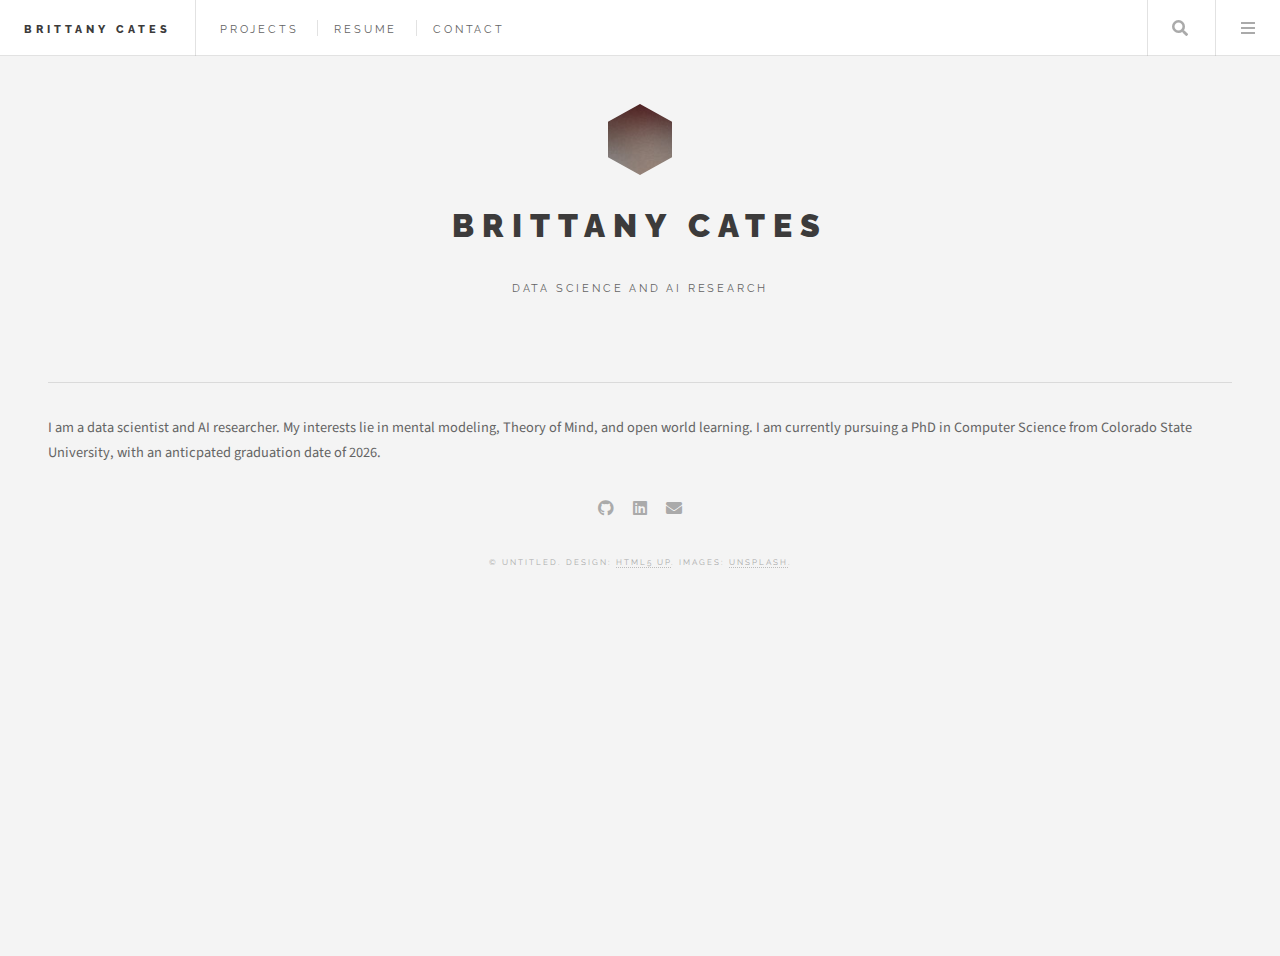
<file: index.html>
<!DOCTYPE HTML>
<!--
	Future Imperfect by HTML5 UP
	Free for personal and commercial use under the CCA 3.0 license (html5up.net/license)
-->
<html>
	<head>
		<title>Brittany Cates</title>
		<meta charset="utf-8" />
		<meta name="viewport" content="width=device-width, initial-scale=1, user-scalable=no" />
		<link rel="stylesheet" href="assets/css/main.css" />
	</head>
	<body class="is-preload">

		<!-- Wrapper -->
			<div id="wrapper">

				<!-- Header -->
					<header id="header">
						<h1><a href="index.html">Brittany Cates</a></h1>
						<nav class="links">
							<ul>
								<!--<li><a href="#">About</a></li>-->
								<li><a href="trapped.html">Projects</a></li>
								<li><a href="https://blcates.github.io/CatesResume.pdf" target="_blank" rel="noopener noreferrer">Resume</a></li>
								<li><a href="contact.html">Contact</a></li>
								<!--
								<li><a href="#">Tempus</a></li>
								<li><a href="#">Adipiscing</a></li>
								-->
							</ul>
						</nav>
						<nav class="main">
							<ul>
								<li class="search">
									<a class="fa-search" href="#search">Search</a>
									<form id="search" method="get" action="#">
										<input type="text" name="query" placeholder="Search" />
									</form>
								</li>
								<li class="menu">
									<a class="fa-bars" href="#menu">Menu</a>
								</li>
							</ul>
						</nav>
					</header>

				<!-- Menu -->
					<section id="menu">

						<!-- Search -->
							<section>
								<form class="search" method="get" action="#">
									<input type="text" name="query" placeholder="Search" />
								</form>
							</section>

						<!-- Links -->
							<section>
								<ul class="links">
									<!--<li>
										<a href="#">
											<h3>About</h3>
											<p></p>
										</a>
									</li>-->
									<li>
										<a href="trapped.html">
											<h3>Projects</h3>
											<p></p>
										</a>
									</li>
									<li>
										<a href="https://blcates.github.io/CatesResume.pdf" target="_blank" rel="noopener noreferrer">
											<h3>Resume</h3>
											<p></p>
										</a>
									</li>
									<li>
										<a href="contact.html">
											<h3>Contact</h3>
											<p></p>
										</a>
									</li>
									<!-- <li>
										<a href="#">
											<h3>Etiam sed consequat</h3>
											<p>Porta lectus amet ultricies</p>
										</a>
									</li>
									-->
								</ul>
							</section>

						<!-- Actions -->
						<!--
							<section>
								<ul class="actions stacked">
									<li><a href="#" class="button large fit">Log In</a></li>
								</ul>
							</section>
						-->	

					</section>

					<!-- Main -->
					<div id="main">

						<!-- Post -->
						<!--
							<article class="post">
								<header>
									<div class="title">
										<h2><a href="single.html">Magna sed adipiscing</a></h2>
										<p>Lorem ipsum dolor amet nullam consequat etiam feugiat</p>
									</div>
									<div class="meta">
										<time class="published" datetime="2015-11-01">November 1, 2015</time>
										<a href="#" class="author"><span class="name">Jane Doe</span><img src="images/avatar.jpg" alt="" /></a>
									</div>
								</header>
								<a href="single.html" class="image featured"><img src="images/pic01.jpg" alt="" /></a>
								<p>Mauris neque quam, fermentum ut nisl vitae, convallis maximus nisl. Sed mattis nunc id lorem euismod placerat. Vivamus porttitor magna enim, ac accumsan tortor cursus at. Phasellus sed ultricies mi non congue ullam corper. Praesent tincidunt sed tellus ut rutrum. Sed vitae justo condimentum, porta lectus vitae, ultricies congue gravida diam non fringilla.</p>
								<footer>
									<ul class="actions">
										<li><a href="single.html" class="button large">Continue Reading</a></li>
									</ul>
									<ul class="stats">
										<li><a href="#">General</a></li>
										<li><a href="#" class="icon solid fa-heart">28</a></li>
										<li><a href="#" class="icon solid fa-comment">128</a></li>
									</ul>
								</footer>
							</article>
						-->

						<!-- Post -->
						<!--
							<article class="post">
								<header>
									<div class="title">
										<h2><a href="single.html">Ultricies sed magna euismod enim vitae gravida</a></h2>
										<p>Lorem ipsum dolor amet nullam consequat etiam feugiat</p>
									</div>
									<div class="meta">
										<time class="published" datetime="2015-10-25">October 25, 2015</time>
										<a href="#" class="author"><span class="name">Jane Doe</span><img src="images/avatar.jpg" alt="" /></a>
									</div>
								</header>
								<a href="single.html" class="image featured"><img src="images/pic02.jpg" alt="" /></a>
								<p>Mauris neque quam, fermentum ut nisl vitae, convallis maximus nisl. Sed mattis nunc id lorem euismod placerat. Vivamus porttitor magna enim, ac accumsan tortor cursus at. Phasellus sed ultricies mi non congue ullam corper.</p>
								<footer>
									<ul class="actions">
										<li><a href="single.html" class="button large">Continue Reading</a></li>
									</ul>
									<ul class="stats">
										<li><a href="#">General</a></li>
										<li><a href="#" class="icon solid fa-heart">28</a></li>
										<li><a href="#" class="icon solid fa-comment">128</a></li>
									</ul>
								</footer>
							</article>
						<--
						<!-- Post -->
						<!--
							<article class="post">
								<header>
									<div class="title">
										<h2><a href="single.html">Euismod et accumsan</a></h2>
										<p>Lorem ipsum dolor amet nullam consequat etiam feugiat</p>
									</div>
									<div class="meta">
										<time class="published" datetime="2015-10-22">October 22, 2015</time>
										<a href="#" class="author"><span class="name">Jane Doe</span><img src="images/avatar.jpg" alt="" /></a>
									</div>
								</header>
								<a href="single.html" class="image featured"><img src="images/pic03.jpg" alt="" /></a>
								<p>Mauris neque quam, fermentum ut nisl vitae, convallis maximus nisl. Sed mattis nunc id lorem euismod placerat. Vivamus porttitor magna enim, ac accumsan tortor cursus at. Phasellus sed ultricies mi non congue ullam corper. Praesent tincidunt sed tellus ut rutrum. Sed vitae justo condimentum, porta lectus vitae, ultricies congue gravida diam non fringilla. Cras vehicula tellus eu ligula viverra, ac fringilla turpis suscipit. Quisque vestibulum rhoncus ligula.</p>
								<footer>
									<ul class="actions">
										<li><a href="single.html" class="button large">Continue Reading</a></li>
									</ul>
									<ul class="stats">
										<li><a href="#">General</a></li>
										<li><a href="#" class="icon solid fa-heart">28</a></li>
										<li><a href="#" class="icon solid fa-comment">128</a></li>
									</ul>
								</footer>
							</article>
						-->

						<!-- Post -->
						<!--
							<article class="post">
								<header>
									<div class="title">
										<h2><a href="#">Elements</a></h2>
										<p>Lorem ipsum dolor amet nullam consequat etiam feugiat</p>
									</div>
									<div class="meta">
										<time class="published" datetime="2015-10-18">October 18, 2015</time>
										<a href="#" class="author"><span class="name">Jane Doe</span><img src="images/avatar.jpg" alt="" /></a>
									</div>
								</header>

								<section>
									<h3>Text</h3>
									<p>This is <b>bold</b> and this is <strong>strong</strong>. This is <i>italic</i> and this is <em>emphasized</em>.
									This is <sup>superscript</sup> text and this is <sub>subscript</sub> text.
									This is <u>underlined</u> and this is code: <code>for (;;) { ... }</code>. Finally, <a href="#">this is a link</a>.</p>
									<hr />
									<p>Nunc lacinia ante nunc ac lobortis. Interdum adipiscing gravida odio porttitor sem non mi integer non faucibus ornare mi ut ante amet placerat aliquet. Volutpat eu sed ante lacinia sapien lorem accumsan varius montes viverra nibh in adipiscing blandit tempus accumsan.</p>
									
									<h2>Heading Level 2</h2>
									<h3>Heading Level 3</h3>
									<h4>Heading Level 4</h4>
									<hr />
									<h4>Blockquote</h4>
									<blockquote>Fringilla nisl. Donec accumsan interdum nisi, quis tincidunt felis sagittis eget tempus euismod. Vestibulum ante ipsum primis in faucibus vestibulum. Blandit adipiscing eu felis iaculis volutpat ac adipiscing accumsan faucibus. Vestibulum ante ipsum primis in faucibus lorem ipsum dolor sit amet nullam adipiscing eu felis.</blockquote>
									<h4>Preformatted</h4>
									<pre><code>i = 0;

while (!deck.isInOrder()) {
  print 'Iteration ' + i;
  deck.shuffle();
  i++;
}

print 'It took ' + i + ' iterations to sort the deck.';</code></pre>
								</section>

								<section>
									<h3>Lists</h3>
									<div class="row">
										<div class="col-6 col-12-medium">
											<h4>Unordered</h4>
											<ul>
												<li>Dolor pulvinar etiam.</li>
												<li>Sagittis adipiscing.</li>
												<li>Felis enim feugiat.</li>
											</ul>
											<h4>Alternate</h4>
											<ul class="alt">
												<li>Dolor pulvinar etiam.</li>
												<li>Sagittis adipiscing.</li>
												<li>Felis enim feugiat.</li>
											</ul>
										</div>
										<div class="col-6 col-12-medium">
											<h4>Ordered</h4>
											<ol>
												<li>Dolor pulvinar etiam.</li>
												<li>Etiam vel felis viverra.</li>
												<li>Felis enim feugiat.</li>
												<li>Dolor pulvinar etiam.</li>
												<li>Etiam vel felis lorem.</li>
												<li>Felis enim et feugiat.</li>
											</ol>
											<h4>Icons</h4>
											<ul class="icons">
												<li><a href="#" class="icon brands fa-twitter"><span class="label">Twitter</span></a></li>
												<li><a href="#" class="icon brands fa-facebook-f"><span class="label">Facebook</span></a></li>
												<li><a href="#" class="icon brands fa-instagram"><span class="label">Instagram</span></a></li>
												<li><a href="#" class="icon brands fa-github"><span class="label">Github</span></a></li>
											</ul>
										</div>
									</div>
									<h3>Actions</h3>
									<div class="row">
										<div class="col-6 col-12-medium">
											<ul class="actions">
												<li><a href="#" class="button">Default</a></li>
												<li><a href="#" class="button">Default</a></li>
												<li><a href="#" class="button">Default</a></li>
											</ul>
											<ul class="actions small">
												<li><a href="#" class="button small">Small</a></li>
												<li><a href="#" class="button small">Small</a></li>
												<li><a href="#" class="button small">Small</a></li>
											</ul>
											<ul class="actions stacked">
												<li><a href="#" class="button">Default</a></li>
												<li><a href="#" class="button">Default</a></li>
												<li><a href="#" class="button">Default</a></li>
											</ul>
											<ul class="actions stacked">
												<li><a href="#" class="button small">Small</a></li>
												<li><a href="#" class="button small">Small</a></li>
												<li><a href="#" class="button small">Small</a></li>
											</ul>
										</div>
										<div class="col-6 col-12-medium">
											<ul class="actions stacked">
												<li><a href="#" class="button fit">Default</a></li>
												<li><a href="#" class="button fit">Default</a></li>
											</ul>
											<ul class="actions stacked">
												<li><a href="#" class="button small fit">Small</a></li>
												<li><a href="#" class="button small fit">Small</a></li>
											</ul>
										</div>
									</div>
								</section>

								<section>
									<h3>Table</h3>
									<h4>Default</h4>
									<div class="table-wrapper">
										<table>
											<thead>
												<tr>
													<th>Name</th>
													<th>Description</th>
													<th>Price</th>
												</tr>
											</thead>
											<tbody>
												<tr>
													<td>Item One</td>
													<td>Ante turpis integer aliquet porttitor.</td>
													<td>29.99</td>
												</tr>
												<tr>
													<td>Item Two</td>
													<td>Vis ac commodo adipiscing arcu aliquet.</td>
													<td>19.99</td>
												</tr>
												<tr>
													<td>Item Three</td>
													<td> Morbi faucibus arcu accumsan lorem.</td>
													<td>29.99</td>
												</tr>
												<tr>
													<td>Item Four</td>
													<td>Vitae integer tempus condimentum.</td>
													<td>19.99</td>
												</tr>
												<tr>
													<td>Item Five</td>
													<td>Ante turpis integer aliquet porttitor.</td>
													<td>29.99</td>
												</tr>
											</tbody>
											<tfoot>
												<tr>
													<td colspan="2"></td>
													<td>100.00</td>
												</tr>
											</tfoot>
										</table>
									</div>

									<h4>Alternate</h4>
									<div class="table-wrapper">
										<table class="alt">
											<thead>
												<tr>
													<th>Name</th>
													<th>Description</th>
													<th>Price</th>
												</tr>
											</thead>
											<tbody>
												<tr>
													<td>Item One</td>
													<td>Ante turpis integer aliquet porttitor.</td>
													<td>29.99</td>
												</tr>
												<tr>
													<td>Item Two</td>
													<td>Vis ac commodo adipiscing arcu aliquet.</td>
													<td>19.99</td>
												</tr>
												<tr>
													<td>Item Three</td>
													<td> Morbi faucibus arcu accumsan lorem.</td>
													<td>29.99</td>
												</tr>
												<tr>
													<td>Item Four</td>
													<td>Vitae integer tempus condimentum.</td>
													<td>19.99</td>
												</tr>
												<tr>
													<td>Item Five</td>
													<td>Ante turpis integer aliquet porttitor.</td>
													<td>29.99</td>
												</tr>
											</tbody>
											<tfoot>
												<tr>
													<td colspan="2"></td>
													<td>100.00</td>
												</tr>
											</tfoot>
										</table>
									</div>
								</section>

								<section>
									<h3>Buttons</h3>
									<ul class="actions">
										<li><a href="#" class="button large">Large</a></li>
										<li><a href="#" class="button">Default</a></li>
										<li><a href="#" class="button small">Small</a></li>
									</ul>
									<ul class="actions fit">
										<li><a href="#" class="button fit">Fit</a></li>
										<li><a href="#" class="button fit">Fit</a></li>
										<li><a href="#" class="button fit">Fit</a></li>
									</ul>
									<ul class="actions fit small">
										<li><a href="#" class="button fit small">Fit + Small</a></li>
										<li><a href="#" class="button fit small">Fit + Small</a></li>
										<li><a href="#" class="button fit small">Fit + Small</a></li>
									</ul>
									<ul class="actions">
										<li><a href="#" class="button icon solid fa-download">Icon</a></li>
										<li><a href="#" class="button icon solid fa-upload">Icon</a></li>
										<li><a href="#" class="button icon solid fa-save">Icon</a></li>
									</ul>
									<ul class="actions">
										<li><span class="button disabled">Disabled</span></li>
										<li><span class="button disabled icon solid fa-download">Disabled</span></li>
									</ul>
								</section>

								<section>
									<h3>Form</h3>
									<form method="post" action="#">
										<div class="row gtr-uniform">
											<div class="col-6 col-12-xsmall">
												<input type="text" name="demo-name" id="demo-name" value="" placeholder="Name" />
											</div>
											<div class="col-6 col-12-xsmall">
												<input type="email" name="demo-email" id="demo-email" value="" placeholder="Email" />
											</div>
											<div class="col-12">
												<select name="demo-category" id="demo-category">
													<option value="">- Category -</option>
													<option value="1">Manufacturing</option>
													<option value="1">Shipping</option>
													<option value="1">Administration</option>
													<option value="1">Human Resources</option>
												</select>
											</div>
											<div class="col-4 col-12-small">
												<input type="radio" id="demo-priority-low" name="demo-priority" checked>
												<label for="demo-priority-low">Low</label>
											</div>
											<div class="col-4 col-12-small">
												<input type="radio" id="demo-priority-normal" name="demo-priority">
												<label for="demo-priority-normal">Normal</label>
											</div>
											<div class="col-4 col-12-small">
												<input type="radio" id="demo-priority-high" name="demo-priority">
												<label for="demo-priority-high">High</label>
											</div>
											<div class="col-6 col-12-small">
												<input type="checkbox" id="demo-copy" name="demo-copy">
												<label for="demo-copy">Email me a copy</label>
											</div>
											<div class="col-6 col-12-small">
												<input type="checkbox" id="demo-human" name="demo-human" checked>
												<label for="demo-human">Not a robot</label>
											</div>
											<div class="col-12">
												<textarea name="demo-message" id="demo-message" placeholder="Enter your message" rows="6"></textarea>
											</div>
											<div class="col-12">
												<ul class="actions">
													<li><input type="submit" value="Send Message" /></li>
													<li><input type="reset" value="Reset" /></li>
												</ul>
											</div>
										</div>
									</form>
								</section>

								<section>
									<h3>Image</h3>
									<h4>Fit</h4>
									<div class="box alt">
										<div class="row gtr-uniform">
											<div class="col-12"><span class="image fit"><img src="images/pic02.jpg" alt="" /></span></div>
											<div class="col-4"><span class="image fit"><img src="images/pic04.jpg" alt="" /></span></div>
											<div class="col-4"><span class="image fit"><img src="images/pic05.jpg" alt="" /></span></div>
											<div class="col-4"><span class="image fit"><img src="images/pic06.jpg" alt="" /></span></div>
											<div class="col-4"><span class="image fit"><img src="images/pic06.jpg" alt="" /></span></div>
											<div class="col-4"><span class="image fit"><img src="images/pic04.jpg" alt="" /></span></div>
											<div class="col-4"><span class="image fit"><img src="images/pic05.jpg" alt="" /></span></div>
											<div class="col-4"><span class="image fit"><img src="images/pic05.jpg" alt="" /></span></div>
											<div class="col-4"><span class="image fit"><img src="images/pic06.jpg" alt="" /></span></div>
											<div class="col-4"><span class="image fit"><img src="images/pic04.jpg" alt="" /></span></div>
										</div>
									</div>
									<h4>Left &amp; Right</h4>
									<p><span class="image left"><img src="images/pic07.jpg" alt="" /></span>Fringilla nisl. Donec accumsan interdum nisi, quis tincidunt felis sagittis eget. tempus euismod. Vestibulum ante ipsum primis in faucibus vestibulum. Blandit adipiscing eu felis iaculis volutpat ac adipiscing accumsan eu faucibus. Integer ac pellentesque praesent tincidunt felis sagittis eget. tempus euismod. Vestibulum ante ipsum primis in faucibus vestibulum. Blandit adipiscing eu felis iaculis volutpat ac adipiscing accumsan eu faucibus. Integer ac pellentesque praesent. Donec accumsan interdum nisi, quis tincidunt felis sagittis eget. tempus euismod. Vestibulum ante ipsum primis in faucibus vestibulum. Blandit adipiscing eu felis iaculis volutpat ac adipiscing accumsan eu faucibus. Integer ac pellentesque praesent tincidunt felis sagittis eget. tempus euismod. Vestibulum ante ipsum primis in faucibus vestibulum. Blandit adipiscing eu felis iaculis volutpat ac adipiscing accumsan eu faucibus. Integer ac pellentesque praesent. Blandit adipiscing eu felis iaculis volutpat ac adipiscing accumsan eu faucibus. Integer ac pellentesque praesent tincidunt felis sagittis eget. tempus euismod. Vestibulum ante ipsum primis in faucibus vestibulum. Blandit adipiscing eu felis iaculis volutpat ac adipiscing accumsan eu faucibus. Integer ac pellentesque praesent.</p>
									<p><span class="image right"><img src="images/pic04.jpg" alt="" /></span>Fringilla nisl. Donec accumsan interdum nisi, quis tincidunt felis sagittis eget. tempus euismod. Vestibulum ante ipsum primis in faucibus vestibulum. Blandit adipiscing eu felis iaculis volutpat ac adipiscing accumsan eu faucibus. Integer ac pellentesque praesent tincidunt felis sagittis eget. tempus euismod. Vestibulum ante ipsum primis in faucibus vestibulum. Blandit adipiscing eu felis iaculis volutpat ac adipiscing accumsan eu faucibus. Integer ac pellentesque praesent. Donec accumsan interdum nisi, quis tincidunt felis sagittis eget. tempus euismod. Vestibulum ante ipsum primis in faucibus vestibulum. Blandit adipiscing eu felis iaculis volutpat ac adipiscing accumsan eu faucibus. Integer ac pellentesque praesent tincidunt felis sagittis eget. tempus euismod. Vestibulum ante ipsum primis in faucibus vestibulum. Blandit adipiscing eu felis iaculis volutpat ac adipiscing accumsan eu faucibus. Integer ac pellentesque praesent. Blandit adipiscing eu felis iaculis volutpat ac adipiscing accumsan eu faucibus. Integer ac pellentesque praesent tincidunt felis sagittis eget. tempus euismod. Vestibulum ante ipsum primis in faucibus vestibulum. Blandit adipiscing eu felis iaculis volutpat ac adipiscing accumsan eu faucibus. Integer ac pellentesque praesent.</p>
								</section>

							</article>
						-->

						<!-- Pagination -->
						<!--
							<ul class="actions pagination">
								<li><a href="" class="disabled button large previous">Previous Page</a></li>
								<li><a href="#" class="button large next">Next Page</a></li>
							</ul>
							-->

					</div>

				<!-- Sidebar -->
					<section class="main">

						<!-- Intro -->
							<section id="intro">
								<a href="https://www.linkedin.com/in/brittanylcates/" target="_blank" class="logo"><img src="images/logo.jpg" alt="" /></a>
								<header>
									<h2>Brittany Cates</h2>
									<p>Data Science and AI Research <a href="http://html5up.net"></a></p>
								</header>
							</section>

						<!-- Mini Posts -->
							<section>
								<div class="mini-posts">

									<!-- Mini Post -->
									<!--
										<article class="mini-post">
											<header>
												<h3><a href="single.html">Vitae sed condimentum</a></h3>
												<time class="published" datetime="2015-10-20">October 20, 2015</time>
												<a href="#" class="author"><img src="images/avatar.jpg" alt="" /></a>
											</header>
											<a href="single.html" class="image"><img src="images/pic04.jpg" alt="" /></a>
										</article>
									-->

									<!-- Mini Post -->
									<!--
										<article class="mini-post">
											<header>
												<h3><a href="single.html">Rutrum neque accumsan</a></h3>
												<time class="published" datetime="2015-10-19">October 19, 2015</time>
												<a href="#" class="author"><img src="images/avatar.jpg" alt="" /></a>
											</header>
											<a href="single.html" class="image"><img src="images/pic05.jpg" alt="" /></a>
										</article>
										-->

									<!-- Mini Post -->
									<!--
										<article class="mini-post">
											<header>
												<h3><a href="single.html">Odio congue mattis</a></h3>
												<time class="published" datetime="2015-10-18">October 18, 2015</time>
												<a href="#" class="author"><img src="images/avatar.jpg" alt="" /></a>
											</header>
											<a href="single.html" class="image"><img src="images/pic06.jpg" alt="" /></a>
										</article>
										-->

									<!-- Mini Post -->
									<!--
										<article class="mini-post">
											<header>
												<h3><a href="single.html">Enim nisl veroeros</a></h3>
												<time class="published" datetime="2015-10-17">October 17, 2015</time>
												<a href="#" class="author"><img src="images/avatar.jpg" alt="" /></a>
											</header>
											<a href="single.html" class="image"><img src="images/pic07.jpg" alt="" /></a>
										</article>
									-->

								</div>
							</section>

						<!-- Posts List -->
						<!---
							<section>
								<ul class="posts">
									<li>
										<article>
											<header>
												<h3><a href="single.html">Lorem ipsum fermentum ut nisl vitae</a></h3>
												<time class="published" datetime="2015-10-20">October 20, 2015</time>
											</header>
											<a href="single.html" class="image"><img src="images/pic08.jpg" alt="" /></a>
										</article>
									</li>
									<li>
										<article>
											<header>
												<h3><a href="single.html">Convallis maximus nisl mattis nunc id lorem</a></h3>
												<time class="published" datetime="2015-10-15">October 15, 2015</time>
											</header>
											<a href="single.html" class="image"><img src="images/pic09.jpg" alt="" /></a>
										</article>
									</li>
									<li>
										<article>
											<header>
												<h3><a href="single.html">Euismod amet placerat vivamus porttitor</a></h3>
												<time class="published" datetime="2015-10-10">October 10, 2015</time>
											</header>
											<a href="single.html" class="image"><img src="images/pic10.jpg" alt="" /></a>
										</article>
									</li>
									<li>
										<article>
											<header>
												<h3><a href="single.html">Magna enim accumsan tortor cursus ultricies</a></h3>
												<time class="published" datetime="2015-10-08">October 8, 2015</time>
											</header>
											<a href="single.html" class="image"><img src="images/pic11.jpg" alt="" /></a>
										</article>
									</li>
									<li>
										<article>
											<header>
												<h3><a href="single.html">Congue ullam corper lorem ipsum dolor</a></h3>
												<time class="published" datetime="2015-10-06">October 7, 2015</time>
											</header>
											<a href="single.html" class="image"><img src="images/pic12.jpg" alt="" /></a>
										</article>
									</li>
								</ul>
							</section>
						-->

						<!-- About -->
						<hr />
							<section class="blurb">
								<!--<h2>About</h2>-->
								<p>I am a data scientist and AI researcher. My interests lie in mental modeling, 
									Theory of Mind, and open world learning. I am currently pursuing a PhD in Computer Science 
									from Colorado State University, with an anticpated graduation date of 2026.
								</p>
								<!--
								<ul class="actions">
									<li><a href="https://blcates.github.io/CatesResume.pdf" class="button medium" target="_blank">resume</a></li>
								</ul>
								-->
							</section>

						<!-- Footer -->
						<center>
							<section id="footer">
								<ul class="icons">
									<!--
									<li><a href="#" class="icon brands fa-twitter"><span class="label">Twitter</span></a></li>
									<li><a href="#" class="icon brands fa-facebook-f"><span class="label">Facebook</span></a></li>
									<li><a href="#" class="icon brands fa-instagram"><span class="label">Instagram</span></a></li>
									<li><a href="#" class="icon solid fa-rss"><span class="label">RSS</span></a></li>
									-->
									<li><a href="https://github.com/blcates" class="icon brands fa-github" target="_blank"><span class="label">RSS</span></a></li>
									<li><a href="https://www.linkedin.com/in/brittanylcates/" class="icon brands fa-linkedin" target="_blank"><span class="label">Facebook</span></a></li>
									<li><a href="contact.html" class="icon solid fa-envelope"><span class="label">Email</span></a></li>
									
								</ul>
								<p class="copyright">&copy; Untitled. Design: <a href="http://html5up.net">HTML5 UP</a>. Images: <a href="http://unsplash.com">Unsplash</a>.</p>
							</section>
							</center>

					</section>

			</div>

		<!-- Scripts -->
			<script src="assets/js/jquery.min.js"></script>
			<script src="assets/js/browser.min.js"></script>
			<script src="assets/js/breakpoints.min.js"></script>
			<script src="assets/js/util.js"></script>
			<script src="assets/js/main.js"></script>

	</body>
</html>
</file>
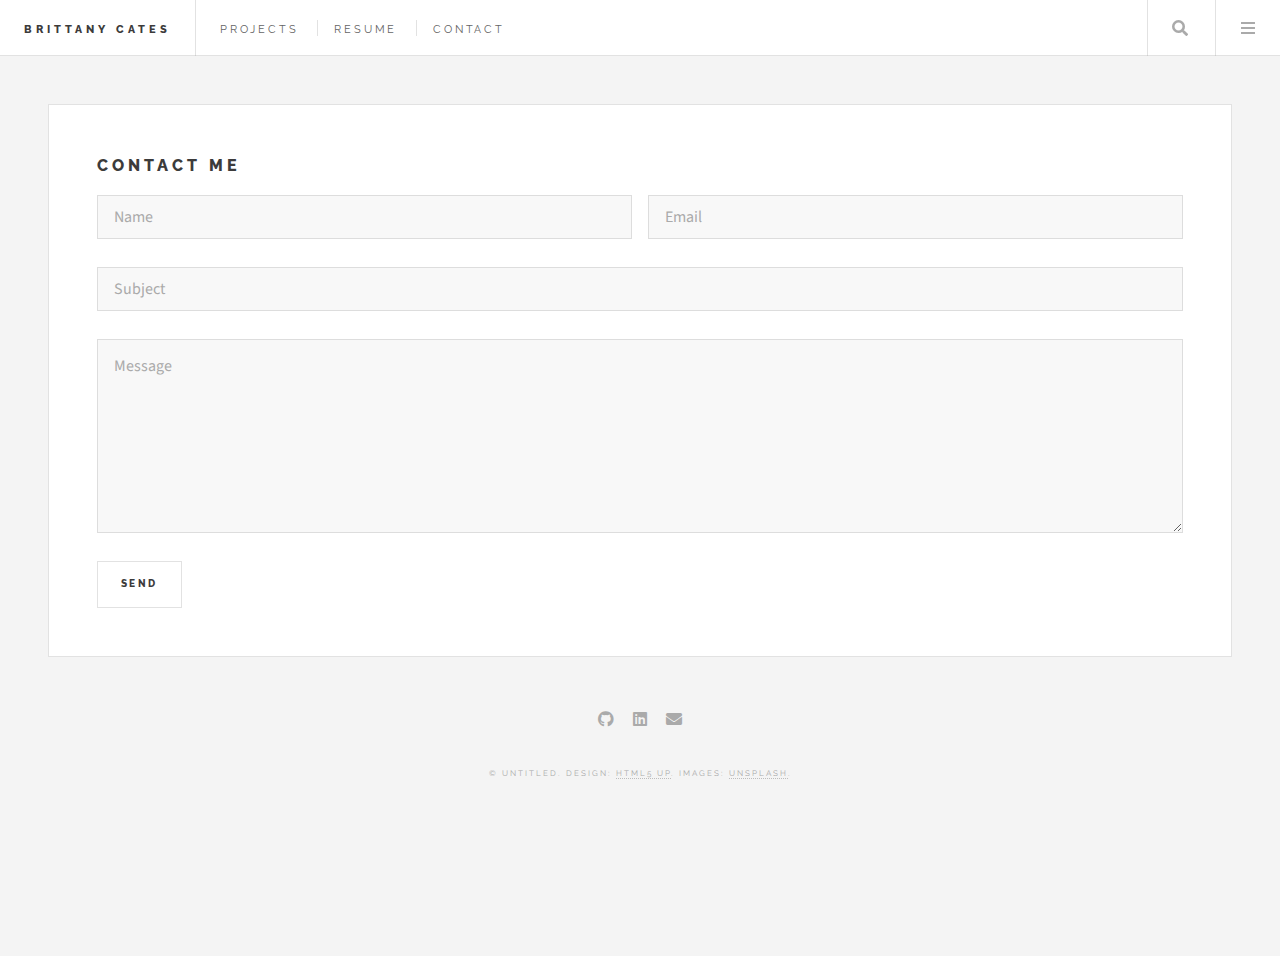
<file: contact.html>
<!DOCTYPE HTML>
<!--
	Future Imperfect by HTML5 UP
	Free for personal and commercial use under the CCA 3.0 license (html5up.net/license)
-->
<html>
	<head>
		<title>Brittany Cates</title>
		<meta charset="utf-8" />
		<meta name="viewport" content="width=device-width, initial-scale=1, user-scalable=no" />
		<link rel="stylesheet" href="assets/css/main.css" />
	</head>
	<body class="is-preload">

		<!-- Wrapper -->
			<div id="wrapper">

				<!-- Header -->
					<header id="header">
						<h1><a href="index.html">Brittany Cates</a></h1>
						<nav class="links">
							<ul>
								<!--<li><a href="#">About</a></li>-->
								<li><a href="trapped.html">Projects</a></li>
                                				<li><a href="https://blcates.github.io/CatesResume.pdf" target="_blank" rel="noopener noreferrer">Resume</a></li>
								<li><a href="contact.html">Contact</a></li>
								<!--
								<li><a href="#">Tempus</a></li>
								<li><a href="#">Adipiscing</a></li>
								-->
							</ul>
						</nav>
						<nav class="main">
							<ul>
								<li class="search">
									<a class="fa-search" href="#search">Search</a>
									<form id="search" method="get" action="#">
										<input type="text" name="query" placeholder="Search" />
									</form>
								</li>
								<li class="menu">
									<a class="fa-bars" href="#menu">Menu</a>
								</li>
							</ul>
						</nav>
					</header>
                <!-- Menu -->
					<section id="menu">

						<!-- Search -->
							<section>
								<form class="search" method="get" action="#">
									<input type="text" name="query" placeholder="Search" />
								</form>
							</section>

						<!-- Links -->
							<section>
								<ul class="links">
                                    <!--
									<li>
										<a href="#">
											<h3>About</h3>
											<p></p>
										</a>
									</li>
                                    -->
									<li>
										<a href="trapped.html">
											<h3>Projects</h3>
											<p></p>
										</a>
									</li>
                                    					<li>
										<a href="https://blcates.github.io/CatesResume.pdf"  target="_blank" rel="noopener noreferrer">
											<h3>Resume</h3>
											<p></p>
										</a>
									</li>
									<li>
										<a href="contact.html">
											<h3>Contact</h3>
											<p></p>
										</a>
									</li>
									<!-- <li>
										<a href="#">
											<h3>Etiam sed consequat</h3>
											<p>Porta lectus amet ultricies</p>
										</a>
									</li>
									-->
								</ul>
							</section>

						<!-- Actions -->
						<!--
							<section>
								<ul class="actions stacked">
									<li><a href="#" class="button large fit">Log In</a></li>
								</ul>
							</section>
						-->	

					</section>

                <!-- Contact -->
                    <section class="main post">
                        <h1>Contact Me</h1>
                        <form action="https://formspree.io/f/xrgwzrdw" method="post">
                            <div>
                                <div class="row">
                                    <div class="col-6">
                                        <input type="text" name="name" placeholder="Name" />
                                    </div>
                                    <div class="col-6">
                                        <input type="text" name="email" placeholder="Email" />
                                    </div>
                                    <div><br/></div>
                                    <div class="col-12">
                                        <input type="text" name="subject" placeholder="Subject" />
                                    </div>
                                    <div><br/></div>
                                    <div class="col-12">
                                        <textarea name="message" placeholder="Message" rows="6"></textarea>
                                    </div>
                                    <div><br/></div>
                                    <div class="col-12">
                                        <input type="submit" value="Send" />
                                    </div>
                                </div>
                            </div>
                        </form>
                    </section>
                <!-- Footer -->
                <center>
                <section id="footer">
                    <ul class="icons">
                        <!--
                        <li><a href="#" class="icon brands fa-twitter"><span class="label">Twitter</span></a></li>
                        <li><a href="#" class="icon brands fa-facebook-f"><span class="label">Facebook</span></a></li>
                        <li><a href="#" class="icon brands fa-instagram"><span class="label">Instagram</span></a></li>
                        <li><a href="#" class="icon solid fa-rss"><span class="label">RSS</span></a></li>
                        -->
                        <li><a href="https://github.com/blcates" class="icon brands fa-github" target="_blank"><span class="label">RSS</span></a></li>
                        <li><a href="https://www.linkedin.com/in/brittanylcates/" class="icon brands fa-linkedin" target="_blank"><span class="label">Facebook</span></a></li>
                        <li><a href="contact.html" class="icon solid fa-envelope"><span class="label">Email</span></a></li>
                        
                    </ul>
                    <p class="copyright">&copy; Untitled. Design: <a href="http://html5up.net">HTML5 UP</a>. Images: <a href="http://unsplash.com">Unsplash</a>.</p>
                </section>
                </center>

			</div>

		<!-- Scripts -->
			<script src="assets/js/jquery.min.js"></script>
			<script src="assets/js/browser.min.js"></script>
			<script src="assets/js/breakpoints.min.js"></script>
			<script src="assets/js/util.js"></script>
			<script src="assets/js/main.js"></script>

	</body>
</html>
</file>
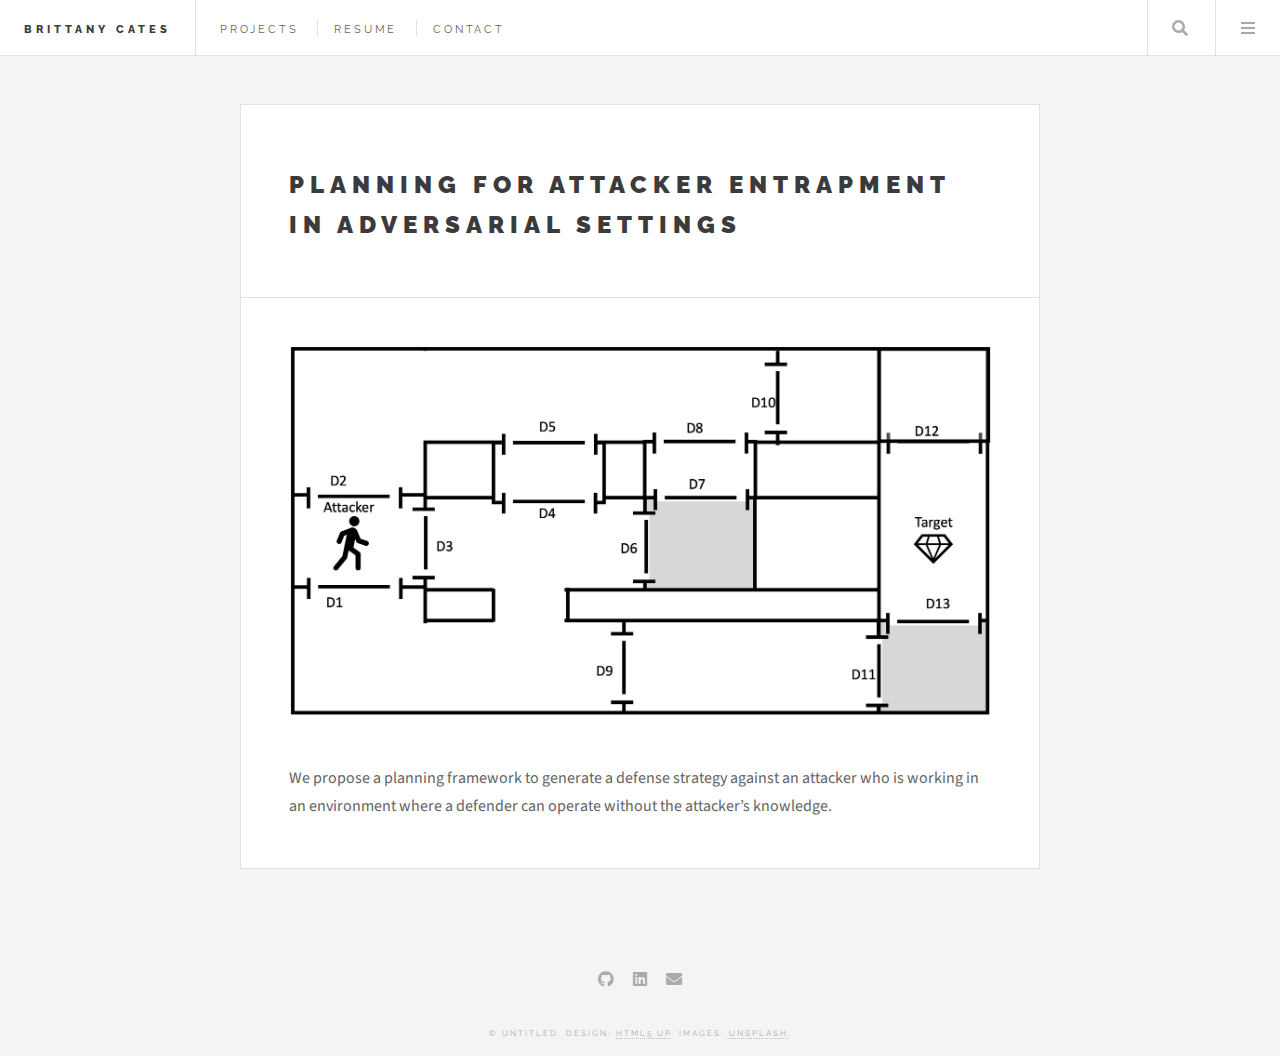
<file: projects.html>
<!DOCTYPE HTML>
<!--
	Future Imperfect by HTML5 UP
	html5up.net | @ajlkn
	Free for personal and commercial use under the CCA 3.0 license (html5up.net/license)
-->
<html>
	<head>
		<title>Projects</title>
		<meta charset="utf-8" />
		<meta name="viewport" content="width=device-width, initial-scale=1, user-scalable=no" />
		<link rel="stylesheet" href="assets/css/main.css" />
	</head>
	<body class="is-preload">

		<!-- Wrapper -->
			<div id="wrapper">

				<!-- Header -->
                <header id="header">
                    <h1><a href="index.html">Brittany Cates</a></h1>
                    <nav class="links">
                        <ul>
                            <!--<li><a href="#">About</a></li>-->
                            <li><a href="projects.html">Projects</a></li>
							<li><a href="https://blcates.github.io/CatesResume.pdf"  target="_blank" rel="noopener noreferrer">Resume</a></li>
                            <li><a href="contact.html">Contact</a></li>
                            <!--
                            <li><a href="#">Tempus</a></li>
                            <li><a href="#">Adipiscing</a></li>
                            -->
                        </ul>
                    </nav>
                    <nav class="main">
                        <ul>
                            <li class="search">
                                <a class="fa-search" href="#search">Search</a>
                                <form id="search" method="get" action="#">
                                    <input type="text" name="query" placeholder="Search" />
                                </form>
                            </li>
                            <li class="menu">
                                <a class="fa-bars" href="#menu">Menu</a>
                            </li>
                        </ul>
                    </nav>
                </header>

				<!-- Menu -->
				<section id="menu">

                    <!-- Search -->
                        <section>
                            <form class="search" method="get" action="#">
                                <input type="text" name="query" placeholder="Search" />
                            </form>
                        </section>

                    <!-- Links -->
                        <section>
                            <ul class="links">
                                <!--<li>
                                    <a href="#">
                                        <h3>About</h3>
                                        <p></p>
                                    </a>
                                </li>-->
                                <li>
                                    <a href="projects.html">
                                        <h3>Projects</h3>
                                        <p></p>
                                    </a>
                                </li>
				<li>
					<a href="https://blcates.github.io/CatesResume.pdf"  target="_blank" rel="noopener noreferrer">
						<h3>Resume</h3>
						<p></p>
					</a>
				</li>
                                <li>
                                    <a href="contact.html">
                                        <h3>Contact</h3>
                                        <p></p>
                                    </a>
                                </li>
                                <!-- <li>
                                    <a href="#">
                                        <h3>Etiam sed consequat</h3>
                                        <p>Porta lectus amet ultricies</p>
                                    </a>
                                </li>
                                -->
                            </ul>
                        </section>

                    <!-- Actions -->
                    <!--
                        <section>
                            <ul class="actions stacked">
                                <li><a href="#" class="button large fit">Log In</a></li>
                            </ul>
                        </section>
                    -->	

                </section>

				<!-- Main -->
				<div id="main">

					<!-- Post -->
						<article class="post">
							<header>
								<div class="title">
									<h2><a href="trapped.html">Planning for attacker entrapment in adversarial settings</a></h2>
									<!--<p>Lorem ipsum dolor amet nullam consequat etiam feugiat</p>-->
								</div>
								<!--
								<div class="meta">
									<time class="published" datetime="2015-11-01">November 1, 2015</time>
									<a href="#" class="author"><span class="name">Jane Doe</span><img src="images/avatar.jpg" alt="" /></a>
								</div>
								-->
							</header>
							<a href="trapped.html" class="image featured"><img src="images/Thief.jpg" alt="" /></a>
							<p>
								We propose a planning framework to generate
								a defense strategy against an attacker who is working in
								an environment where a defender can operate without the
								attacker’s knowledge.
							</p>
							<!--
							<footer>
								<ul class="actions">
									<li><a href="single.html" class="button large">Continue Reading</a></li>
								</ul>
								<ul class="stats">
									<li><a href="#">General</a></li>
									<li><a href="#" class="icon solid fa-heart">28</a></li>
									<li><a href="#" class="icon solid fa-comment">128</a></li>
								</ul>
							</footer>
							-->
						</article>
					

					<!-- Post -->
					<!--
						<article class="post">
							<header>
								<div class="title">
									<h2><a href="single.html">Ultricies sed magna euismod enim vitae gravida</a></h2>
									<!--<p>Lorem ipsum dolor amet nullam consequat etiam feugiat</p>-->
								</div>
								<!--
								<div class="meta">
									<time class="published" datetime="2015-10-25">October 25, 2015</time>
									<a href="#" class="author"><span class="name">Jane Doe</span><img src="images/avatar.jpg" alt="" /></a>
								</div>
							</header>
							<a href="single.html" class="image featured"><img src="images/pic02.jpg" alt="" /></a>
							<p>Mauris neque quam, fermentum ut nisl vitae, convallis maximus nisl. Sed mattis nunc id lorem euismod placerat. Vivamus porttitor magna enim, ac accumsan tortor cursus at. Phasellus sed ultricies mi non congue ullam corper.</p>
							-->
							<!--
							<footer>
								<ul class="actions">
									<li><a href="single.html" class="button large">Continue Reading</a></li>
								</ul>
								<ul class="stats">
									<li><a href="#">General</a></li>
									<li><a href="#" class="icon solid fa-heart">28</a></li>
									<li><a href="#" class="icon solid fa-comment">128</a></li>
								</ul>
							</footer>
							-->
						</article>
		
					<!-- Post -->
				<!--
						<article class="post">
							<header>
								<div class="title">
									<h2><a href="single.html">Euismod et accumsan</a></h2>
									<!--<p>Lorem ipsum dolor amet nullam consequat etiam feugiat</p>-->
								</div>
								<!--
								<div class="meta">
									<time class="published" datetime="2015-10-22">October 22, 2015</time>
									<a href="#" class="author"><span class="name">Jane Doe</span><img src="images/avatar.jpg" alt="" /></a>
								</div>
								-->
		<!--
							</header>
							<a href="single.html" class="image featured"><img src="images/pic03.jpg" alt="" /></a>
							<p>Mauris neque quam, fermentum ut nisl vitae, convallis maximus nisl. Sed mattis nunc id lorem euismod placerat. Vivamus porttitor magna enim, ac accumsan tortor cursus at. Phasellus sed ultricies mi non congue ullam corper. Praesent tincidunt sed tellus ut rutrum. Sed vitae justo condimentum, porta lectus vitae, ultricies congue gravida diam non fringilla. Cras vehicula tellus eu ligula viverra, ac fringilla turpis suscipit. Quisque vestibulum rhoncus ligula.</p>

							<!--
							<footer>
								<ul class="actions">
									<li><a href="single.html" class="button large">Continue Reading</a></li>
								</ul>
								<ul class="stats">
									<li><a href="#">General</a></li>
									<li><a href="#" class="icon solid fa-heart">28</a></li>
									<li><a href="#" class="icon solid fa-comment">128</a></li>
								</ul>
							</footer>
							-->
						</article>
	

		<!-- Footer -->
		<center>
		<section id="footer">
			<ul class="icons">
				<!--
				<li><a href="#" class="icon brands fa-twitter"><span class="label">Twitter</span></a></li>
				<li><a href="#" class="icon brands fa-facebook-f"><span class="label">Facebook</span></a></li>
				<li><a href="#" class="icon brands fa-instagram"><span class="label">Instagram</span></a></li>
				<li><a href="#" class="icon solid fa-rss"><span class="label">RSS</span></a></li>
				-->
				<li><a href="https://github.com/blcates" class="icon brands fa-github" target="_blank"><span class="label">RSS</span></a></li>
				<li><a href="https://www.linkedin.com/in/brittanylcates/" class="icon brands fa-linkedin" target="_blank"><span class="label">Facebook</span></a></li>
				<li><a href="contact.html" class="icon solid fa-envelope"><span class="label">Email</span></a></li>
				
			</ul>
			<p class="copyright">&copy; Untitled. Design: <a href="http://html5up.net">HTML5 UP</a>. Images: <a href="http://unsplash.com">Unsplash</a>.</p>
		</section>
		</center>

</section>

</div>

<!-- Scripts -->
<script src="assets/js/jquery.min.js"></script>
<script src="assets/js/browser.min.js"></script>
<script src="assets/js/breakpoints.min.js"></script>
<script src="assets/js/util.js"></script>
<script src="assets/js/main.js"></script>

</body>
</html>
</file>
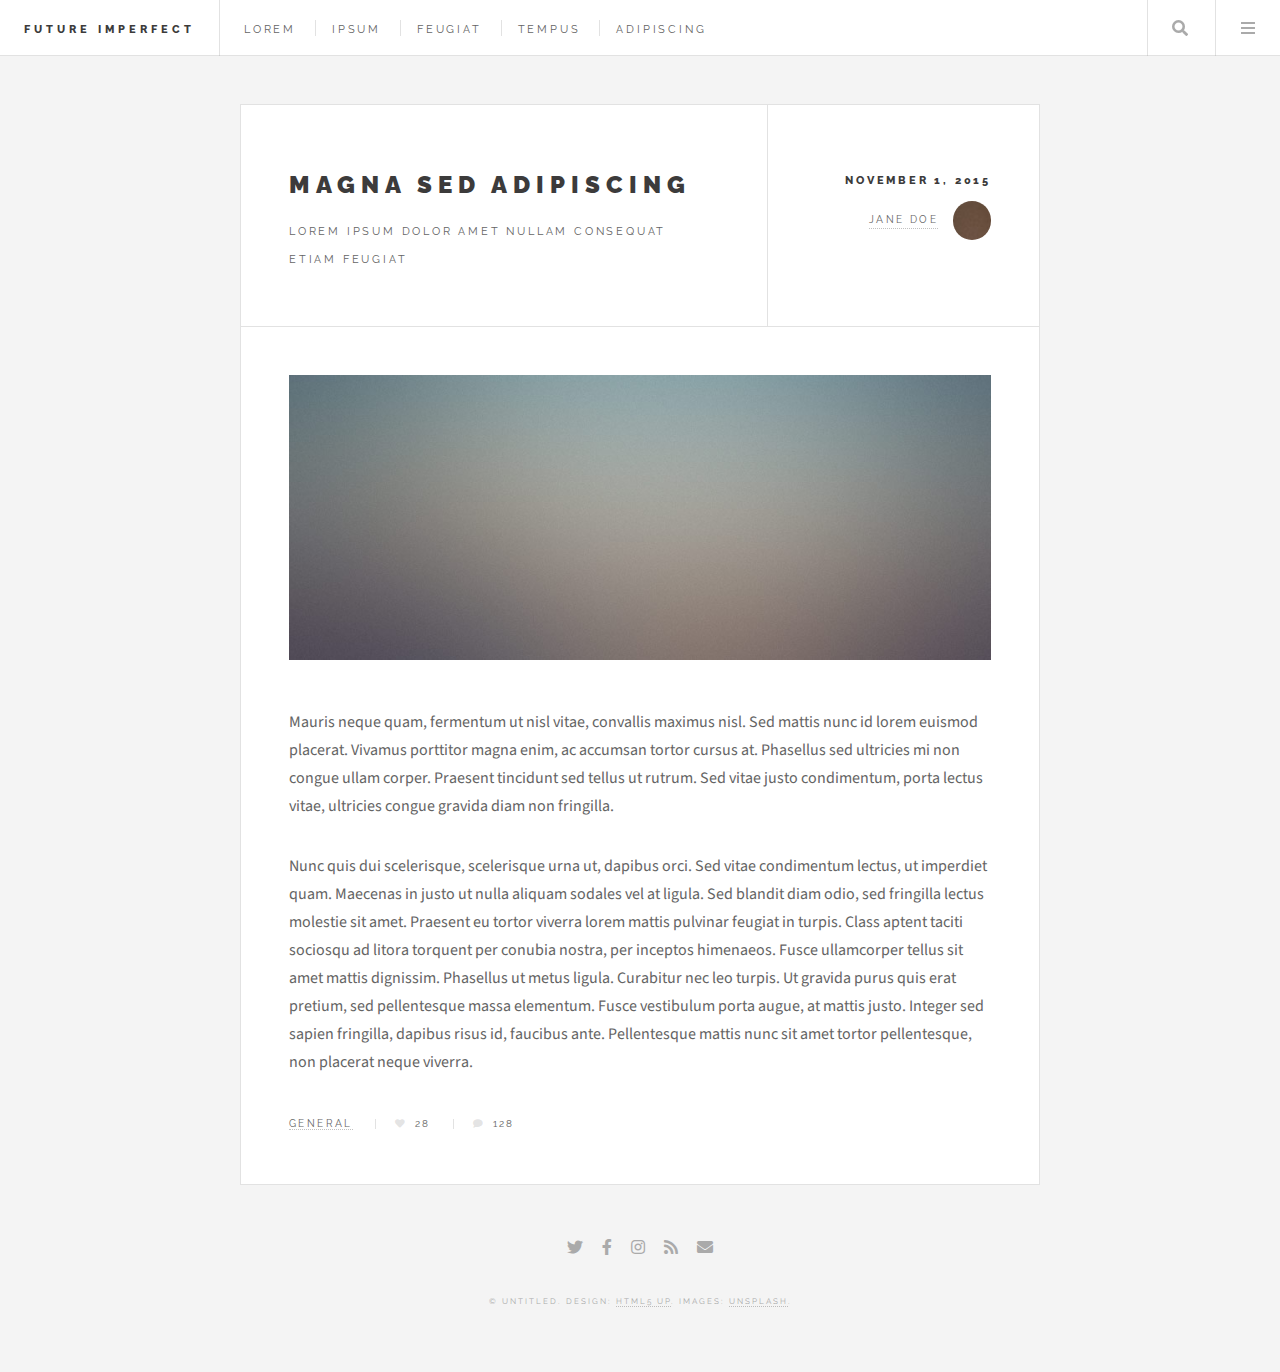
<file: single.html>
<!DOCTYPE HTML>
<!--
	Future Imperfect by HTML5 UP
	html5up.net | @ajlkn
	Free for personal and commercial use under the CCA 3.0 license (html5up.net/license)
-->
<html>
	<head>
		<title>Single - Future Imperfect by HTML5 UP</title>
		<meta charset="utf-8" />
		<meta name="viewport" content="width=device-width, initial-scale=1, user-scalable=no" />
		<link rel="stylesheet" href="assets/css/main.css" />
	</head>
	<body class="single is-preload">

		<!-- Wrapper -->
			<div id="wrapper">

				<!-- Header -->
					<header id="header">
						<h1><a href="index.html">Future Imperfect</a></h1>
						<nav class="links">
							<ul>
								<li><a href="#">Lorem</a></li>
								<li><a href="#">Ipsum</a></li>
								<li><a href="#">Feugiat</a></li>
								<li><a href="#">Tempus</a></li>
								<li><a href="#">Adipiscing</a></li>
							</ul>
						</nav>
						<nav class="main">
							<ul>
								<li class="search">
									<a class="fa-search" href="#search">Search</a>
									<form id="search" method="get" action="#">
										<input type="text" name="query" placeholder="Search" />
									</form>
								</li>
								<li class="menu">
									<a class="fa-bars" href="#menu">Menu</a>
								</li>
							</ul>
						</nav>
					</header>

				<!-- Menu -->
					<section id="menu">

						<!-- Search -->
							<section>
								<form class="search" method="get" action="#">
									<input type="text" name="query" placeholder="Search" />
								</form>
							</section>

						<!-- Links -->
							<section>
								<ul class="links">
									<li>
										<a href="#">
											<h3>Lorem ipsum</h3>
											<p>Feugiat tempus veroeros dolor</p>
										</a>
									</li>
									<li>
										<a href="#">
											<h3>Dolor sit amet</h3>
											<p>Sed vitae justo condimentum</p>
										</a>
									</li>
									<li>
										<a href="#">
											<h3>Feugiat veroeros</h3>
											<p>Phasellus sed ultricies mi congue</p>
										</a>
									</li>
									<li>
										<a href="#">
											<h3>Etiam sed consequat</h3>
											<p>Porta lectus amet ultricies</p>
										</a>
									</li>
								</ul>
							</section>

						<!-- Actions -->
							<section>
								<ul class="actions stacked">
									<li><a href="#" class="button large fit">Log In</a></li>
								</ul>
							</section>

					</section>

				<!-- Main -->
					<div id="main">

						<!-- Post -->
							<article class="post">
								<header>
									<div class="title">
										<h2><a href="#">Magna sed adipiscing</a></h2>
										<p>Lorem ipsum dolor amet nullam consequat etiam feugiat</p>
									</div>
									<div class="meta">
										<time class="published" datetime="2015-11-01">November 1, 2015</time>
										<a href="#" class="author"><span class="name">Jane Doe</span><img src="images/avatar.jpg" alt="" /></a>
									</div>
								</header>
								<span class="image featured"><img src="images/pic01.jpg" alt="" /></span>
								<p>Mauris neque quam, fermentum ut nisl vitae, convallis maximus nisl. Sed mattis nunc id lorem euismod placerat. Vivamus porttitor magna enim, ac accumsan tortor cursus at. Phasellus sed ultricies mi non congue ullam corper. Praesent tincidunt sed tellus ut rutrum. Sed vitae justo condimentum, porta lectus vitae, ultricies congue gravida diam non fringilla.</p>
								<p>Nunc quis dui scelerisque, scelerisque urna ut, dapibus orci. Sed vitae condimentum lectus, ut imperdiet quam. Maecenas in justo ut nulla aliquam sodales vel at ligula. Sed blandit diam odio, sed fringilla lectus molestie sit amet. Praesent eu tortor viverra lorem mattis pulvinar feugiat in turpis. Class aptent taciti sociosqu ad litora torquent per conubia nostra, per inceptos himenaeos. Fusce ullamcorper tellus sit amet mattis dignissim. Phasellus ut metus ligula. Curabitur nec leo turpis. Ut gravida purus quis erat pretium, sed pellentesque massa elementum. Fusce vestibulum porta augue, at mattis justo. Integer sed sapien fringilla, dapibus risus id, faucibus ante. Pellentesque mattis nunc sit amet tortor pellentesque, non placerat neque viverra. </p>
								<footer>
									<ul class="stats">
										<li><a href="#">General</a></li>
										<li><a href="#" class="icon solid fa-heart">28</a></li>
										<li><a href="#" class="icon solid fa-comment">128</a></li>
									</ul>
								</footer>
							</article>

					</div>

				<!-- Footer -->
					<section id="footer">
						<ul class="icons">
							<li><a href="#" class="icon brands fa-twitter"><span class="label">Twitter</span></a></li>
							<li><a href="#" class="icon brands fa-facebook-f"><span class="label">Facebook</span></a></li>
							<li><a href="#" class="icon brands fa-instagram"><span class="label">Instagram</span></a></li>
							<li><a href="#" class="icon solid fa-rss"><span class="label">RSS</span></a></li>
							<li><a href="#" class="icon solid fa-envelope"><span class="label">Email</span></a></li>
						</ul>
						<p class="copyright">&copy; Untitled. Design: <a href="http://html5up.net">HTML5 UP</a>. Images: <a href="http://unsplash.com">Unsplash</a>.</p>
					</section>

			</div>

		<!-- Scripts -->
			<script src="assets/js/jquery.min.js"></script>
			<script src="assets/js/browser.min.js"></script>
			<script src="assets/js/breakpoints.min.js"></script>
			<script src="assets/js/util.js"></script>
			<script src="assets/js/main.js"></script>

	</body>
</html>
</file>
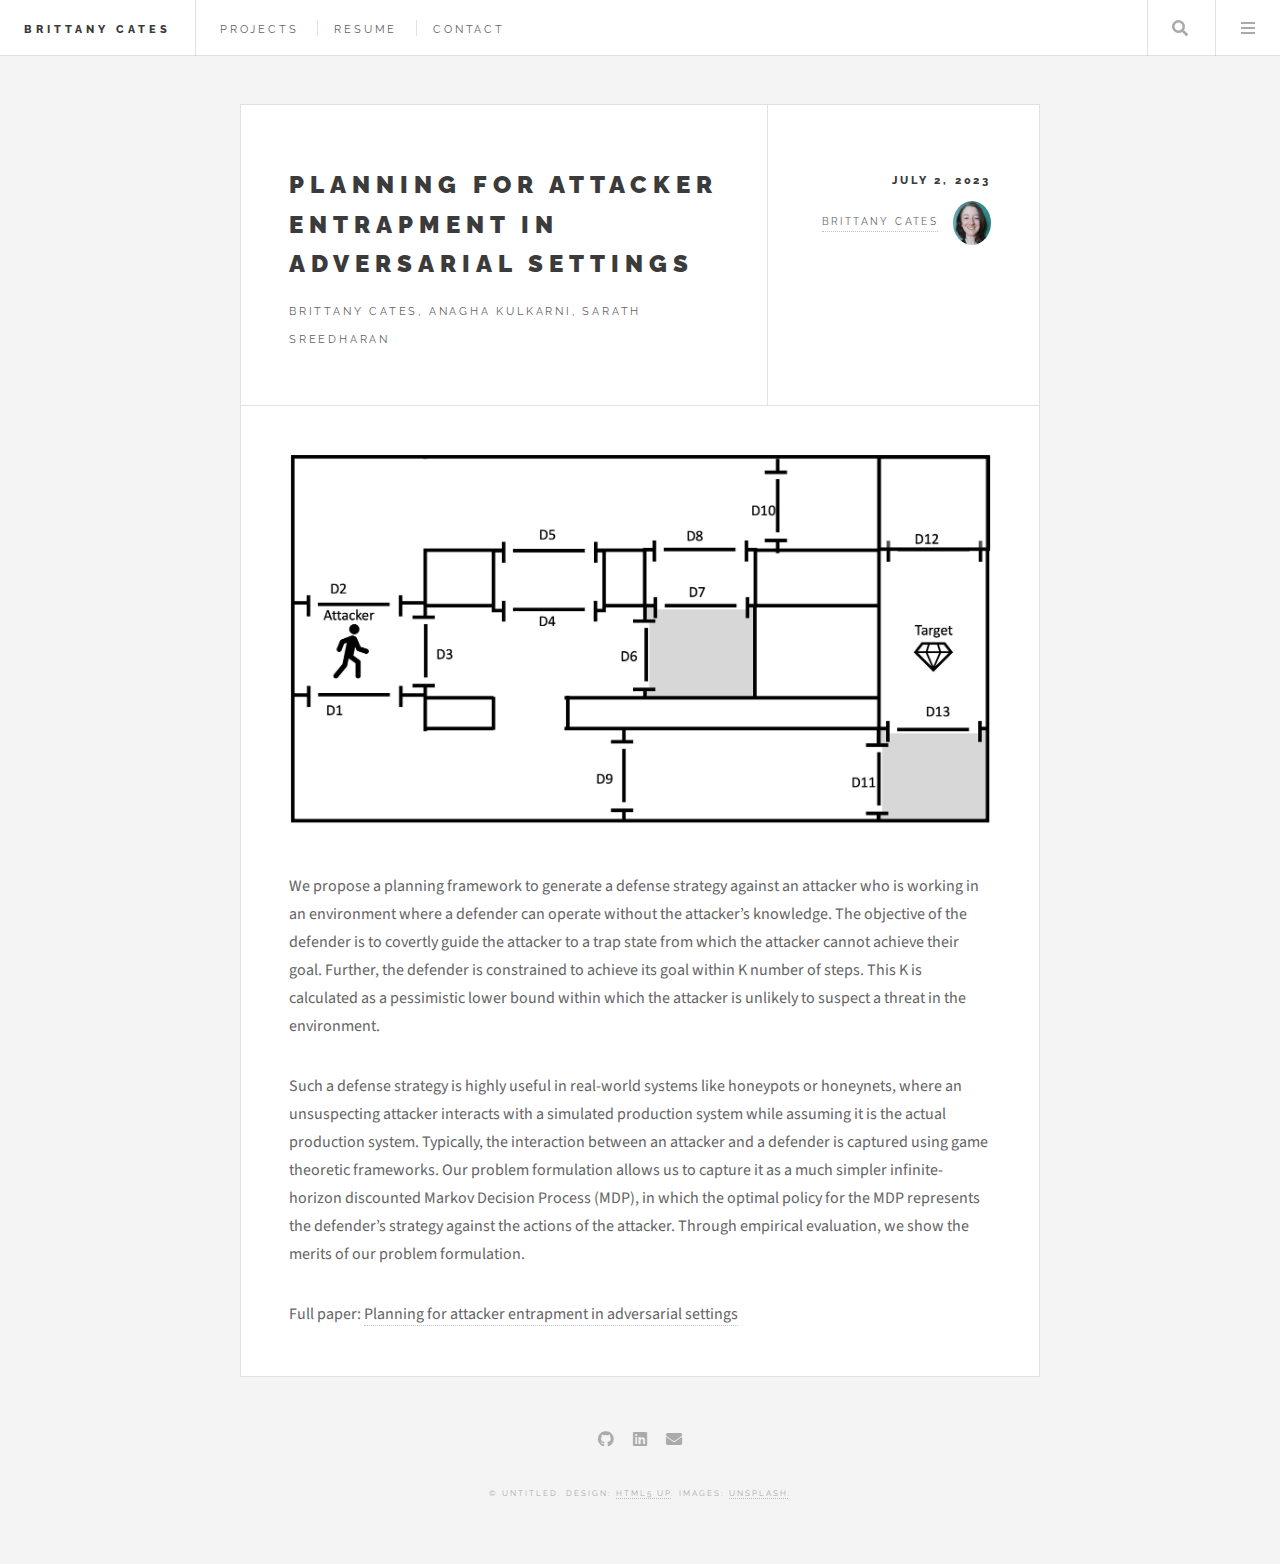
<file: trapped.html>
<!DOCTYPE HTML>
<!--
	Future Imperfect by HTML5 UP
	html5up.net | @ajlkn
	Free for personal and commercial use under the CCA 3.0 license (html5up.net/license)
-->
<html>
	<head>
		<title>Brittany Cates</title>
		<meta charset="utf-8" />
		<meta name="viewport" content="width=device-width, initial-scale=1, user-scalable=no" />
		<link rel="stylesheet" href="assets/css/main.css" />
	</head>
	<body class="single is-preload">

		<!-- Wrapper -->
			<div id="wrapper">

				<!-- Header -->
					<header id="header">
						<h1><a href="index.html">Brittany Cates</a></h1>
						<nav class="links">
							<ul>
								<li><a href="trapped.html">Projects</a></li>
								<li><a href="https://blcates.github.io/CatesResume.pdf" target="_blank" rel="noopener noreferrer">Resume</a></li>
								<li><a href="contact.html">Contact</a></li>
							</ul>
						</nav>
						<nav class="main">
							<ul>
								<li class="search">
									<a class="fa-search" href="#search">Search</a>
									<form id="search" method="get" action="#">
										<input type="text" name="query" placeholder="Search" />
									</form>
								</li>
								<li class="menu">
									<a class="fa-bars" href="#menu">Menu</a>
								</li>
							</ul>
						</nav>
					</header>

				<!-- Menu -->
					<section id="menu">

						<!-- Search -->
							<section>
								<form class="search" method="get" action="#">
									<input type="text" name="query" placeholder="Search" />
								</form>
							</section>

						<!-- Links -->
							<section>
								<ul class="links">
									<li>
										<a href="trapped.html">
											<h3>Projects</h3>
											<p></p>
										</a>
									</li>
									<li>
										<a href="https://blcates.github.io/CatesResume.pdf" target="_blank" rel="noopener noreferrer">
											<h3>Resume</h3>
											<p></p>
										</a>
									</li>
									<li>
										<a href="contact.html">
											<h3>Contact</h3>
											<p></p>
										</a>
									</li>
								</ul>
							</section>

						<!-- Actions -->
							<section>
								<ul class="actions stacked">
									<li><a href="#" class="button large fit">Log In</a></li>
								</ul>
							</section>

					</section>

				<!-- Main -->
					<div id="main">

						<!-- Post -->
							<article class="post">
								<header>
									<div class="title">
										<h2><a href="https://arxiv.org/abs/2303.00822" target="_blank">Planning for attacker entrapment in adversarial settings</a></h2>
										<p>Brittany Cates, Anagha Kulkarni, Sarath Sreedharan</p>
									</div>
									<div class="meta">
										<time class="published" datetime="2023-7-02">July 2, 2023</time>
										<a href="https://www.linkedin.com/in/brittanylcates/" class="author"><span class="name">Brittany Cates</span><img src="images/Headshot_cropped.jpg" alt="" /></a>
									</div>
								</header>
								<span class="image featured"><img src="images/Thief.jpg" alt="" /></span>
								<p>
									We propose a planning framework to generate a defense strategy against an attacker who is working in an environment where a defender can operate without the attacker’s knowledge. The objective of the defender is to covertly guide the attacker to a trap state from which the attacker cannot achieve their goal. Further, the defender is constrained to achieve its goal within K number of steps. This K is calculated as a pessimistic lower bound within which the attacker is unlikely to suspect a threat in the environment.
								</p>
								<p>
									Such a defense strategy is highly useful in real-world systems like honeypots or honeynets, where an unsuspecting attacker interacts with a simulated production system while assuming it is the actual production system. Typically, the interaction between an attacker and a defender is captured using game theoretic frameworks. Our problem formulation allows us to capture it as a much simpler infinite-horizon discounted Markov Decision Process (MDP), in which the optimal policy for the MDP represents the defender’s strategy against the actions of the attacker. Through empirical evaluation, we show the merits of our problem formulation.
								</p>

								<p>
									Full paper: <a href="https://arxiv.org/abs/2303.00822" target="_blank">Planning for attacker entrapment in adversarial settings</a>
								</p>
								<!--
								<footer>
									<ul class="stats">
										<li><a href="#">General</a></li>
										<li><a href="#" class="icon solid fa-heart">28</a></li>
										<li><a href="#" class="icon solid fa-comment">128</a></li>
									</ul>
								</footer>
								-->
							</article>

					</div>

				<!-- Footer -->
					<section id="footer">
						<ul class="icons">
							<li><a href="https://github.com/blcates" class="icon brands fa-github" target="_blank"><span class="label">RSS</span></a></li>
							<li><a href="https://www.linkedin.com/in/brittanylcates/" class="icon brands fa-linkedin" target="_blank"><span class="label">Facebook</span></a></li>
							<li><a href="contact.html" class="icon solid fa-envelope"><span class="label">Email</span></a></li>
									
						</ul>
						<p class="copyright">&copy; Untitled. Design: <a href="http://html5up.net">HTML5 UP</a>. Images: <a href="http://unsplash.com">Unsplash</a>.</p>
					</section>

			</div>

		<!-- Scripts -->
			<script src="assets/js/jquery.min.js"></script>
			<script src="assets/js/browser.min.js"></script>
			<script src="assets/js/breakpoints.min.js"></script>
			<script src="assets/js/util.js"></script>
			<script src="assets/js/main.js"></script>

	</body>
</html>
</file>
<file: assets/css/main.css>
@import url(fontawesome-all.min.css);
@import url("https://fonts.googleapis.com/css?family=Source+Sans+Pro:400,700|Raleway:400,800,900");

/*
	Future Imperfect by HTML5 UP
	html5up.net | @ajlkn
	Free for personal and commercial use under the CCA 3.0 license (html5up.net/license)
*/

html, body, div, span, applet, object,
iframe, h1, h2, h3, h4, h5, h6, p, blockquote,
pre, a, abbr, acronym, address, big, cite,
code, del, dfn, em, img, ins, kbd, q, s, samp,
small, strike, strong, sub, sup, tt, var, b,
u, i, center, dl, dt, dd, ol, ul, li, fieldset,
form, label, legend, table, caption, tbody,
tfoot, thead, tr, th, td, article, aside,
canvas, details, embed, figure, figcaption,
footer, header, hgroup, menu, nav, output, ruby,
section, summary, time, mark, audio, video {
	margin: 0;
	padding: 0;
	border: 0;
	font-size: 100%;
	font: inherit;
	vertical-align: baseline;}

article, aside, details, figcaption, figure,
footer, header, hgroup, menu, nav, section {
	display: block;}

body {
	line-height: 1;
}

ol, ul {
	list-style: none;
}

blockquote, q {
	quotes: none;
}

	blockquote:before, blockquote:after, q:before, q:after {
		content: '';
		content: none;
	}

table {
	border-collapse: collapse;
	border-spacing: 0;
}

body {
	-webkit-text-size-adjust: none;
}

mark {
	background-color: transparent;
	color: inherit;
}

input::-moz-focus-inner {
	border: 0;
	padding: 0;
}

input, select, textarea {
	-moz-appearance: none;
	-webkit-appearance: none;
	-ms-appearance: none;
	appearance: none;
}

/* Basic */

	@-ms-viewport {
		width: device-width;
	}

	body {
		-ms-overflow-style: scrollbar;
	}

	@media screen and (max-width: 480px) {

		html, body {
			min-width: 320px;
		}

	}

	html {
		box-sizing: border-box;
	}

	*, *:before, *:after {
		box-sizing: inherit;
	}

	body {
		background: #f4f4f4;
	}

		body.is-preload *, body.is-preload *:before, body.is-preload *:after {
			-moz-animation: none !important;
			-webkit-animation: none !important;
			-ms-animation: none !important;
			animation: none !important;
			-moz-transition: none !important;
			-webkit-transition: none !important;
			-ms-transition: none !important;
			transition: none !important;
		}

/* Type */

	body, input, select, textarea {
		color: #646464;
		font-family: "Source Sans Pro", Helvetica, sans-serif;
		font-size: 14pt;
		font-weight: 400;
		line-height: 1.75;
	}

		@media screen and (max-width: 1680px) {

			body, input, select, textarea {
				font-size: 12pt;
			}

		}

		@media screen and (max-width: 1280px) {

			body, input, select, textarea {
				font-size: 12pt;
			}

		}

		@media screen and (max-width: 980px) {

			body, input, select, textarea {
				font-size: 12pt;
			}

		}

		@media screen and (max-width: 736px) {

			body, input, select, textarea {
				font-size: 12pt;
			}

		}

		@media screen and (max-width: 480px) {

			body, input, select, textarea {
				font-size: 12pt;
			}

		}

	a {
		-moz-transition: color 0.2s ease, border-bottom-color 0.2s ease;
		-webkit-transition: color 0.2s ease, border-bottom-color 0.2s ease;
		-ms-transition: color 0.2s ease, border-bottom-color 0.2s ease;
		transition: color 0.2s ease, border-bottom-color 0.2s ease;
		border-bottom: dotted 1px rgba(160, 160, 160, 0.65);
		color: inherit;
		text-decoration: none;
	}

		a:before {
			-moz-transition: color 0.2s ease;
			-webkit-transition: color 0.2s ease;
			-ms-transition: color 0.2s ease;
			transition: color 0.2s ease;
		}

		a:hover {
			border-bottom-color: transparent;
			color: #2ebaae !important;
		}

			a:hover:before {
				color: #2ebaae !important;
			}

	strong, b {
		color: #3c3b3b;
		font-weight: 700;
	}

	em, i {
		font-style: italic;
	}

	p {
		margin: 0 0 2em 0;
	}

	h1, h2, h3, h4, h5, h6 {
		color: #3c3b3b;
		font-family: "Raleway", Helvetica, sans-serif;
		font-weight: 800;
		letter-spacing: 0.25em;
		line-height: 1.65;
		margin: 0 0 1em 0;
		text-transform: uppercase;
	}

		h1 a, h2 a, h3 a, h4 a, h5 a, h6 a {
			color: inherit;
			border-bottom: 0;
		}

	h2 {
		font-size: 1.1em;
	}

	h3 {
		font-size: 0.9em;
	}

	h4 {
		font-size: 0.7em;
	}

	h5 {
		font-size: 0.7em;
	}

	h6 {
		font-size: 0.7em;
	}

	sub {
		font-size: 0.8em;
		position: relative;
		top: 0.5em;
	}

	sup {
		font-size: 0.8em;
		position: relative;
		top: -0.5em;
	}

	blockquote {
		border-left: solid 4px rgba(160, 160, 160, 0.3);
		font-style: italic;
		margin: 0 0 2em 0;
		padding: 0.5em 0 0.5em 2em;
	}

	code {
		background: rgba(160, 160, 160, 0.075);
		border: solid 1px rgba(160, 160, 160, 0.3);
		font-family: "Courier New", monospace;
		font-size: 0.9em;
		margin: 0 0.25em;
		padding: 0.25em 0.65em;
	}

	pre {
		-webkit-overflow-scrolling: touch;
		font-family: "Courier New", monospace;
		font-size: 0.9em;
		margin: 0 0 2em 0;
	}

		pre code {
			display: block;
			line-height: 1.75em;
			padding: 1em 1.5em;
			overflow-x: auto;
		}

	hr {
		border: 0;
		border-bottom: solid 1px rgba(160, 160, 160, 0.3);
		margin: 2em 0;
	}

		hr.major {
			margin: 3em 0;
		}

	.align-left {
		text-align: left;
	}

	.align-center {
		text-align: center;
	}

	.align-right {
		text-align: right;
	}

/* Row */

	.row {
		display: flex;
		flex-wrap: wrap;
		box-sizing: border-box;
		align-items: stretch;
	}

		.row > * {
			box-sizing: border-box;
		}

		.row.gtr-uniform > * > :last-child {
			margin-bottom: 0;
		}

		.row.aln-left {
			justify-content: flex-start;
		}

		.row.aln-center {
			justify-content: center;
		}

		.row.aln-right {
			justify-content: flex-end;
		}

		.row.aln-top {
			align-items: flex-start;
		}

		.row.aln-middle {
			align-items: center;
		}

		.row.aln-bottom {
			align-items: flex-end;
		}

		.row > .imp {
			order: -1;
		}

		.row > .col-1 {
			width: 8.33333%;
		}

		.row > .off-1 {
			margin-left: 8.33333%;
		}

		.row > .col-2 {
			width: 16.66667%;
		}

		.row > .off-2 {
			margin-left: 16.66667%;
		}

		.row > .col-3 {
			width: 25%;
		}

		.row > .off-3 {
			margin-left: 25%;
		}

		.row > .col-4 {
			width: 33.33333%;
		}

		.row > .off-4 {
			margin-left: 33.33333%;
		}

		.row > .col-5 {
			width: 41.66667%;
		}

		.row > .off-5 {
			margin-left: 41.66667%;
		}

		.row > .col-6 {
			width: 50%;
		}

		.row > .off-6 {
			margin-left: 50%;
		}

		.row > .col-7 {
			width: 58.33333%;
		}

		.row > .off-7 {
			margin-left: 58.33333%;
		}

		.row > .col-8 {
			width: 66.66667%;
		}

		.row > .off-8 {
			margin-left: 66.66667%;
		}

		.row > .col-9 {
			width: 75%;
		}

		.row > .off-9 {
			margin-left: 75%;
		}

		.row > .col-10 {
			width: 83.33333%;
		}

		.row > .off-10 {
			margin-left: 83.33333%;
		}

		.row > .col-11 {
			width: 91.66667%;
		}

		.row > .off-11 {
			margin-left: 91.66667%;
		}

		.row > .col-12 {
			width: 100%;
		}

		.row > .off-12 {
			margin-left: 100%;
		}

		.row.gtr-0 {
			margin-top: 0;
			margin-left: 0em;
		}

			.row.gtr-0 > * {
				padding: 0 0 0 0em;
			}

			.row.gtr-0.gtr-uniform {
				margin-top: 0em;
			}

				.row.gtr-0.gtr-uniform > * {
					padding-top: 0em;
				}

		.row.gtr-25 {
			margin-top: 0;
			margin-left: -0.25em;
		}

			.row.gtr-25 > * {
				padding: 0 0 0 0.25em;
			}

			.row.gtr-25.gtr-uniform {
				margin-top: -0.25em;
			}

				.row.gtr-25.gtr-uniform > * {
					padding-top: 0.25em;
				}

		.row.gtr-50 {
			margin-top: 0;
			margin-left: -0.5em;
		}

			.row.gtr-50 > * {
				padding: 0 0 0 0.5em;
			}

			.row.gtr-50.gtr-uniform {
				margin-top: -0.5em;
			}

				.row.gtr-50.gtr-uniform > * {
					padding-top: 0.5em;
				}

		.row {
			margin-top: 0;
			margin-left: -1em;
		}

			.row > * {
				padding: 0 0 0 1em;
			}

			.row.gtr-uniform {
				margin-top: -1em;
			}

				.row.gtr-uniform > * {
					padding-top: 1em;
				}

		.row.gtr-150 {
			margin-top: 0;
			margin-left: -1.5em;
		}

			.row.gtr-150 > * {
				padding: 0 0 0 1.5em;
			}

			.row.gtr-150.gtr-uniform {
				margin-top: -1.5em;
			}

				.row.gtr-150.gtr-uniform > * {
					padding-top: 1.5em;
				}

		.row.gtr-200 {
			margin-top: 0;
			margin-left: -2em;
		}

			.row.gtr-200 > * {
				padding: 0 0 0 2em;
			}

			.row.gtr-200.gtr-uniform {
				margin-top: -2em;
			}

				.row.gtr-200.gtr-uniform > * {
					padding-top: 2em;
				}

		@media screen and (max-width: 1680px) {

			.row {
				display: flex;
				flex-wrap: wrap;
				box-sizing: border-box;
				align-items: stretch;
			}

				.row > * {
					box-sizing: border-box;
				}

				.row.gtr-uniform > * > :last-child {
					margin-bottom: 0;
				}

				.row.aln-left {
					justify-content: flex-start;
				}

				.row.aln-center {
					justify-content: center;
				}

				.row.aln-right {
					justify-content: flex-end;
				}

				.row.aln-top {
					align-items: flex-start;
				}

				.row.aln-middle {
					align-items: center;
				}

				.row.aln-bottom {
					align-items: flex-end;
				}

				.row > .imp-xlarge {
					order: -1;
				}

				.row > .col-1-xlarge {
					width: 8.33333%;
				}

				.row > .off-1-xlarge {
					margin-left: 8.33333%;
				}

				.row > .col-2-xlarge {
					width: 16.66667%;
				}

				.row > .off-2-xlarge {
					margin-left: 16.66667%;
				}

				.row > .col-3-xlarge {
					width: 25%;
				}

				.row > .off-3-xlarge {
					margin-left: 25%;
				}

				.row > .col-4-xlarge {
					width: 33.33333%;
				}

				.row > .off-4-xlarge {
					margin-left: 33.33333%;
				}

				.row > .col-5-xlarge {
					width: 41.66667%;
				}

				.row > .off-5-xlarge {
					margin-left: 41.66667%;
				}

				.row > .col-6-xlarge {
					width: 50%;
				}

				.row > .off-6-xlarge {
					margin-left: 50%;
				}

				.row > .col-7-xlarge {
					width: 58.33333%;
				}

				.row > .off-7-xlarge {
					margin-left: 58.33333%;
				}

				.row > .col-8-xlarge {
					width: 66.66667%;
				}

				.row > .off-8-xlarge {
					margin-left: 66.66667%;
				}

				.row > .col-9-xlarge {
					width: 75%;
				}

				.row > .off-9-xlarge {
					margin-left: 75%;
				}

				.row > .col-10-xlarge {
					width: 83.33333%;
				}

				.row > .off-10-xlarge {
					margin-left: 83.33333%;
				}

				.row > .col-11-xlarge {
					width: 91.66667%;
				}

				.row > .off-11-xlarge {
					margin-left: 91.66667%;
				}

				.row > .col-12-xlarge {
					width: 100%;
				}

				.row > .off-12-xlarge {
					margin-left: 100%;
				}

				.row.gtr-0 {
					margin-top: 0;
					margin-left: 0em;
				}

					.row.gtr-0 > * {
						padding: 0 0 0 0em;
					}

					.row.gtr-0.gtr-uniform {
						margin-top: 0em;
					}

						.row.gtr-0.gtr-uniform > * {
							padding-top: 0em;
						}

				.row.gtr-25 {
					margin-top: 0;
					margin-left: -0.25em;
				}

					.row.gtr-25 > * {
						padding: 0 0 0 0.25em;
					}

					.row.gtr-25.gtr-uniform {
						margin-top: -0.25em;
					}

						.row.gtr-25.gtr-uniform > * {
							padding-top: 0.25em;
						}

				.row.gtr-50 {
					margin-top: 0;
					margin-left: -0.5em;
				}

					.row.gtr-50 > * {
						padding: 0 0 0 0.5em;
					}

					.row.gtr-50.gtr-uniform {
						margin-top: -0.5em;
					}

						.row.gtr-50.gtr-uniform > * {
							padding-top: 0.5em;
						}

				.row {
					margin-top: 0;
					margin-left: -1em;
				}

					.row > * {
						padding: 0 0 0 1em;
					}

					.row.gtr-uniform {
						margin-top: -1em;
					}

						.row.gtr-uniform > * {
							padding-top: 1em;
						}

				.row.gtr-150 {
					margin-top: 0;
					margin-left: -1.5em;
				}

					.row.gtr-150 > * {
						padding: 0 0 0 1.5em;
					}

					.row.gtr-150.gtr-uniform {
						margin-top: -1.5em;
					}

						.row.gtr-150.gtr-uniform > * {
							padding-top: 1.5em;
						}

				.row.gtr-200 {
					margin-top: 0;
					margin-left: -2em;
				}

					.row.gtr-200 > * {
						padding: 0 0 0 2em;
					}

					.row.gtr-200.gtr-uniform {
						margin-top: -2em;
					}

						.row.gtr-200.gtr-uniform > * {
							padding-top: 2em;
						}

		}

		@media screen and (max-width: 1280px) {

			.row {
				display: flex;
				flex-wrap: wrap;
				box-sizing: border-box;
				align-items: stretch;
			}

				.row > * {
					box-sizing: border-box;
				}

				.row.gtr-uniform > * > :last-child {
					margin-bottom: 0;
				}

				.row.aln-left {
					justify-content: flex-start;
				}

				.row.aln-center {
					justify-content: center;
				}

				.row.aln-right {
					justify-content: flex-end;
				}

				.row.aln-top {
					align-items: flex-start;
				}

				.row.aln-middle {
					align-items: center;
				}

				.row.aln-bottom {
					align-items: flex-end;
				}

				.row > .imp-large {
					order: -1;
				}

				.row > .col-1-large {
					width: 8.33333%;
				}

				.row > .off-1-large {
					margin-left: 8.33333%;
				}

				.row > .col-2-large {
					width: 16.66667%;
				}

				.row > .off-2-large {
					margin-left: 16.66667%;
				}

				.row > .col-3-large {
					width: 25%;
				}

				.row > .off-3-large {
					margin-left: 25%;
				}

				.row > .col-4-large {
					width: 33.33333%;
				}

				.row > .off-4-large {
					margin-left: 33.33333%;
				}

				.row > .col-5-large {
					width: 41.66667%;
				}

				.row > .off-5-large {
					margin-left: 41.66667%;
				}

				.row > .col-6-large {
					width: 50%;
				}

				.row > .off-6-large {
					margin-left: 50%;
				}

				.row > .col-7-large {
					width: 58.33333%;
				}

				.row > .off-7-large {
					margin-left: 58.33333%;
				}

				.row > .col-8-large {
					width: 66.66667%;
				}

				.row > .off-8-large {
					margin-left: 66.66667%;
				}

				.row > .col-9-large {
					width: 75%;
				}

				.row > .off-9-large {
					margin-left: 75%;
				}

				.row > .col-10-large {
					width: 83.33333%;
				}

				.row > .off-10-large {
					margin-left: 83.33333%;
				}

				.row > .col-11-large {
					width: 91.66667%;
				}

				.row > .off-11-large {
					margin-left: 91.66667%;
				}

				.row > .col-12-large {
					width: 100%;
				}

				.row > .off-12-large {
					margin-left: 100%;
				}

				.row.gtr-0 {
					margin-top: 0;
					margin-left: 0em;
				}

					.row.gtr-0 > * {
						padding: 0 0 0 0em;
					}

					.row.gtr-0.gtr-uniform {
						margin-top: 0em;
					}

						.row.gtr-0.gtr-uniform > * {
							padding-top: 0em;
						}

				.row.gtr-25 {
					margin-top: 0;
					margin-left: -0.25em;
				}

					.row.gtr-25 > * {
						padding: 0 0 0 0.25em;
					}

					.row.gtr-25.gtr-uniform {
						margin-top: -0.25em;
					}

						.row.gtr-25.gtr-uniform > * {
							padding-top: 0.25em;
						}

				.row.gtr-50 {
					margin-top: 0;
					margin-left: -0.5em;
				}

					.row.gtr-50 > * {
						padding: 0 0 0 0.5em;
					}

					.row.gtr-50.gtr-uniform {
						margin-top: -0.5em;
					}

						.row.gtr-50.gtr-uniform > * {
							padding-top: 0.5em;
						}

				.row {
					margin-top: 0;
					margin-left: -1em;
				}

					.row > * {
						padding: 0 0 0 1em;
					}

					.row.gtr-uniform {
						margin-top: -1em;
					}

						.row.gtr-uniform > * {
							padding-top: 1em;
						}

				.row.gtr-150 {
					margin-top: 0;
					margin-left: -1.5em;
				}

					.row.gtr-150 > * {
						padding: 0 0 0 1.5em;
					}

					.row.gtr-150.gtr-uniform {
						margin-top: -1.5em;
					}

						.row.gtr-150.gtr-uniform > * {
							padding-top: 1.5em;
						}

				.row.gtr-200 {
					margin-top: 0;
					margin-left: -2em;
				}

					.row.gtr-200 > * {
						padding: 0 0 0 2em;
					}

					.row.gtr-200.gtr-uniform {
						margin-top: -2em;
					}

						.row.gtr-200.gtr-uniform > * {
							padding-top: 2em;
						}

		}

		@media screen and (max-width: 980px) {

			.row {
				display: flex;
				flex-wrap: wrap;
				box-sizing: border-box;
				align-items: stretch;
			}

				.row > * {
					box-sizing: border-box;
				}

				.row.gtr-uniform > * > :last-child {
					margin-bottom: 0;
				}

				.row.aln-left {
					justify-content: flex-start;
				}

				.row.aln-center {
					justify-content: center;
				}

				.row.aln-right {
					justify-content: flex-end;
				}

				.row.aln-top {
					align-items: flex-start;
				}

				.row.aln-middle {
					align-items: center;
				}

				.row.aln-bottom {
					align-items: flex-end;
				}

				.row > .imp-medium {
					order: -1;
				}

				.row > .col-1-medium {
					width: 8.33333%;
				}

				.row > .off-1-medium {
					margin-left: 8.33333%;
				}

				.row > .col-2-medium {
					width: 16.66667%;
				}

				.row > .off-2-medium {
					margin-left: 16.66667%;
				}

				.row > .col-3-medium {
					width: 25%;
				}

				.row > .off-3-medium {
					margin-left: 25%;
				}

				.row > .col-4-medium {
					width: 33.33333%;
				}

				.row > .off-4-medium {
					margin-left: 33.33333%;
				}

				.row > .col-5-medium {
					width: 41.66667%;
				}

				.row > .off-5-medium {
					margin-left: 41.66667%;
				}

				.row > .col-6-medium {
					width: 50%;
				}

				.row > .off-6-medium {
					margin-left: 50%;
				}

				.row > .col-7-medium {
					width: 58.33333%;
				}

				.row > .off-7-medium {
					margin-left: 58.33333%;
				}

				.row > .col-8-medium {
					width: 66.66667%;
				}

				.row > .off-8-medium {
					margin-left: 66.66667%;
				}

				.row > .col-9-medium {
					width: 75%;
				}

				.row > .off-9-medium {
					margin-left: 75%;
				}

				.row > .col-10-medium {
					width: 83.33333%;
				}

				.row > .off-10-medium {
					margin-left: 83.33333%;
				}

				.row > .col-11-medium {
					width: 91.66667%;
				}

				.row > .off-11-medium {
					margin-left: 91.66667%;
				}

				.row > .col-12-medium {
					width: 100%;
				}

				.row > .off-12-medium {
					margin-left: 100%;
				}

				.row.gtr-0 {
					margin-top: 0;
					margin-left: 0em;
				}

					.row.gtr-0 > * {
						padding: 0 0 0 0em;
					}

					.row.gtr-0.gtr-uniform {
						margin-top: 0em;
					}

						.row.gtr-0.gtr-uniform > * {
							padding-top: 0em;
						}

				.row.gtr-25 {
					margin-top: 0;
					margin-left: -0.25em;
				}

					.row.gtr-25 > * {
						padding: 0 0 0 0.25em;
					}

					.row.gtr-25.gtr-uniform {
						margin-top: -0.25em;
					}

						.row.gtr-25.gtr-uniform > * {
							padding-top: 0.25em;
						}

				.row.gtr-50 {
					margin-top: 0;
					margin-left: -0.5em;
				}

					.row.gtr-50 > * {
						padding: 0 0 0 0.5em;
					}

					.row.gtr-50.gtr-uniform {
						margin-top: -0.5em;
					}

						.row.gtr-50.gtr-uniform > * {
							padding-top: 0.5em;
						}

				.row {
					margin-top: 0;
					margin-left: -1em;
				}

					.row > * {
						padding: 0 0 0 1em;
					}

					.row.gtr-uniform {
						margin-top: -1em;
					}

						.row.gtr-uniform > * {
							padding-top: 1em;
						}

				.row.gtr-150 {
					margin-top: 0;
					margin-left: -1.5em;
				}

					.row.gtr-150 > * {
						padding: 0 0 0 1.5em;
					}

					.row.gtr-150.gtr-uniform {
						margin-top: -1.5em;
					}

						.row.gtr-150.gtr-uniform > * {
							padding-top: 1.5em;
						}

				.row.gtr-200 {
					margin-top: 0;
					margin-left: -2em;
				}

					.row.gtr-200 > * {
						padding: 0 0 0 2em;
					}

					.row.gtr-200.gtr-uniform {
						margin-top: -2em;
					}

						.row.gtr-200.gtr-uniform > * {
							padding-top: 2em;
						}

		}

		@media screen and (max-width: 736px) {

			.row {
				display: flex;
				flex-wrap: wrap;
				box-sizing: border-box;
				align-items: stretch;
			}

				.row > * {
					box-sizing: border-box;
				}

				.row.gtr-uniform > * > :last-child {
					margin-bottom: 0;
				}

				.row.aln-left {
					justify-content: flex-start;
				}

				.row.aln-center {
					justify-content: center;
				}

				.row.aln-right {
					justify-content: flex-end;
				}

				.row.aln-top {
					align-items: flex-start;
				}

				.row.aln-middle {
					align-items: center;
				}

				.row.aln-bottom {
					align-items: flex-end;
				}

				.row > .imp-small {
					order: -1;
				}

				.row > .col-1-small {
					width: 8.33333%;
				}

				.row > .off-1-small {
					margin-left: 8.33333%;
				}

				.row > .col-2-small {
					width: 16.66667%;
				}

				.row > .off-2-small {
					margin-left: 16.66667%;
				}

				.row > .col-3-small {
					width: 25%;
				}

				.row > .off-3-small {
					margin-left: 25%;
				}

				.row > .col-4-small {
					width: 33.33333%;
				}

				.row > .off-4-small {
					margin-left: 33.33333%;
				}

				.row > .col-5-small {
					width: 41.66667%;
				}

				.row > .off-5-small {
					margin-left: 41.66667%;
				}

				.row > .col-6-small {
					width: 50%;
				}

				.row > .off-6-small {
					margin-left: 50%;
				}

				.row > .col-7-small {
					width: 58.33333%;
				}

				.row > .off-7-small {
					margin-left: 58.33333%;
				}

				.row > .col-8-small {
					width: 66.66667%;
				}

				.row > .off-8-small {
					margin-left: 66.66667%;
				}

				.row > .col-9-small {
					width: 75%;
				}

				.row > .off-9-small {
					margin-left: 75%;
				}

				.row > .col-10-small {
					width: 83.33333%;
				}

				.row > .off-10-small {
					margin-left: 83.33333%;
				}

				.row > .col-11-small {
					width: 91.66667%;
				}

				.row > .off-11-small {
					margin-left: 91.66667%;
				}

				.row > .col-12-small {
					width: 100%;
				}

				.row > .off-12-small {
					margin-left: 100%;
				}

				.row.gtr-0 {
					margin-top: 0;
					margin-left: 0em;
				}

					.row.gtr-0 > * {
						padding: 0 0 0 0em;
					}

					.row.gtr-0.gtr-uniform {
						margin-top: 0em;
					}

						.row.gtr-0.gtr-uniform > * {
							padding-top: 0em;
						}

				.row.gtr-25 {
					margin-top: 0;
					margin-left: -0.25em;
				}

					.row.gtr-25 > * {
						padding: 0 0 0 0.25em;
					}

					.row.gtr-25.gtr-uniform {
						margin-top: -0.25em;
					}

						.row.gtr-25.gtr-uniform > * {
							padding-top: 0.25em;
						}

				.row.gtr-50 {
					margin-top: 0;
					margin-left: -0.5em;
				}

					.row.gtr-50 > * {
						padding: 0 0 0 0.5em;
					}

					.row.gtr-50.gtr-uniform {
						margin-top: -0.5em;
					}

						.row.gtr-50.gtr-uniform > * {
							padding-top: 0.5em;
						}

				.row {
					margin-top: 0;
					margin-left: -1em;
				}

					.row > * {
						padding: 0 0 0 1em;
					}

					.row.gtr-uniform {
						margin-top: -1em;
					}

						.row.gtr-uniform > * {
							padding-top: 1em;
						}

				.row.gtr-150 {
					margin-top: 0;
					margin-left: -1.5em;
				}

					.row.gtr-150 > * {
						padding: 0 0 0 1.5em;
					}

					.row.gtr-150.gtr-uniform {
						margin-top: -1.5em;
					}

						.row.gtr-150.gtr-uniform > * {
							padding-top: 1.5em;
						}

				.row.gtr-200 {
					margin-top: 0;
					margin-left: -2em;
				}

					.row.gtr-200 > * {
						padding: 0 0 0 2em;
					}

					.row.gtr-200.gtr-uniform {
						margin-top: -2em;
					}

						.row.gtr-200.gtr-uniform > * {
							padding-top: 2em;
						}

		}

		@media screen and (max-width: 480px) {

			.row {
				display: flex;
				flex-wrap: wrap;
				box-sizing: border-box;
				align-items: stretch;
			}

				.row > * {
					box-sizing: border-box;
				}

				.row.gtr-uniform > * > :last-child {
					margin-bottom: 0;
				}

				.row.aln-left {
					justify-content: flex-start;
				}

				.row.aln-center {
					justify-content: center;
				}

				.row.aln-right {
					justify-content: flex-end;
				}

				.row.aln-top {
					align-items: flex-start;
				}

				.row.aln-middle {
					align-items: center;
				}

				.row.aln-bottom {
					align-items: flex-end;
				}

				.row > .imp-xsmall {
					order: -1;
				}

				.row > .col-1-xsmall {
					width: 8.33333%;
				}

				.row > .off-1-xsmall {
					margin-left: 8.33333%;
				}

				.row > .col-2-xsmall {
					width: 16.66667%;
				}

				.row > .off-2-xsmall {
					margin-left: 16.66667%;
				}

				.row > .col-3-xsmall {
					width: 25%;
				}

				.row > .off-3-xsmall {
					margin-left: 25%;
				}

				.row > .col-4-xsmall {
					width: 33.33333%;
				}

				.row > .off-4-xsmall {
					margin-left: 33.33333%;
				}

				.row > .col-5-xsmall {
					width: 41.66667%;
				}

				.row > .off-5-xsmall {
					margin-left: 41.66667%;
				}

				.row > .col-6-xsmall {
					width: 50%;
				}

				.row > .off-6-xsmall {
					margin-left: 50%;
				}

				.row > .col-7-xsmall {
					width: 58.33333%;
				}

				.row > .off-7-xsmall {
					margin-left: 58.33333%;
				}

				.row > .col-8-xsmall {
					width: 66.66667%;
				}

				.row > .off-8-xsmall {
					margin-left: 66.66667%;
				}

				.row > .col-9-xsmall {
					width: 75%;
				}

				.row > .off-9-xsmall {
					margin-left: 75%;
				}

				.row > .col-10-xsmall {
					width: 83.33333%;
				}

				.row > .off-10-xsmall {
					margin-left: 83.33333%;
				}

				.row > .col-11-xsmall {
					width: 91.66667%;
				}

				.row > .off-11-xsmall {
					margin-left: 91.66667%;
				}

				.row > .col-12-xsmall {
					width: 100%;
				}

				.row > .off-12-xsmall {
					margin-left: 100%;
				}

				.row.gtr-0 {
					margin-top: 0;
					margin-left: 0em;
				}

					.row.gtr-0 > * {
						padding: 0 0 0 0em;
					}

					.row.gtr-0.gtr-uniform {
						margin-top: 0em;
					}

						.row.gtr-0.gtr-uniform > * {
							padding-top: 0em;
						}

				.row.gtr-25 {
					margin-top: 0;
					margin-left: -0.25em;
				}

					.row.gtr-25 > * {
						padding: 0 0 0 0.25em;
					}

					.row.gtr-25.gtr-uniform {
						margin-top: -0.25em;
					}

						.row.gtr-25.gtr-uniform > * {
							padding-top: 0.25em;
						}

				.row.gtr-50 {
					margin-top: 0;
					margin-left: -0.5em;
				}

					.row.gtr-50 > * {
						padding: 0 0 0 0.5em;
					}

					.row.gtr-50.gtr-uniform {
						margin-top: -0.5em;
					}

						.row.gtr-50.gtr-uniform > * {
							padding-top: 0.5em;
						}

				.row {
					margin-top: 0;
					margin-left: -1em;
				}

					.row > * {
						padding: 0 0 0 1em;
					}

					.row.gtr-uniform {
						margin-top: -1em;
					}

						.row.gtr-uniform > * {
							padding-top: 1em;
						}

				.row.gtr-150 {
					margin-top: 0;
					margin-left: -1.5em;
				}

					.row.gtr-150 > * {
						padding: 0 0 0 1.5em;
					}

					.row.gtr-150.gtr-uniform {
						margin-top: -1.5em;
					}

						.row.gtr-150.gtr-uniform > * {
							padding-top: 1.5em;
						}

				.row.gtr-200 {
					margin-top: 0;
					margin-left: -2em;
				}

					.row.gtr-200 > * {
						padding: 0 0 0 2em;
					}

					.row.gtr-200.gtr-uniform {
						margin-top: -2em;
					}

						.row.gtr-200.gtr-uniform > * {
							padding-top: 2em;
						}

		}

/* Author */

	.author {
		display: -moz-flex;
		display: -webkit-flex;
		display: -ms-flex;
		display: flex;
		-moz-flex-direction: row;
		-webkit-flex-direction: row;
		-ms-flex-direction: row;
		flex-direction: row;
		-moz-align-items: center;
		-webkit-align-items: center;
		-ms-align-items: center;
		align-items: center;
		-moz-justify-content: -moz-flex-end;
		-webkit-justify-content: -webkit-flex-end;
		-ms-justify-content: -ms-flex-end;
		justify-content: flex-end;
		border-bottom: 0;
		font-family: "Raleway", Helvetica, sans-serif;
		font-size: 0.6em;
		font-weight: 400;
		letter-spacing: 0.25em;
		text-transform: uppercase;
		white-space: nowrap;
	}

		.author .name {
			-moz-transition: border-bottom-color 0.2s ease;
			-webkit-transition: border-bottom-color 0.2s ease;
			-ms-transition: border-bottom-color 0.2s ease;
			transition: border-bottom-color 0.2s ease;
			border-bottom: dotted 1px rgba(160, 160, 160, 0.65);
			display: block;
			margin: 0 1.5em 0 0;
		}

		.author img {
			border-radius: 100%;
			display: block;
			width: 4em;
		}

		.author:hover .name {
			border-bottom-color: transparent;
		}

/* Blurb */

	.blurb h2 {
		font-size: 0.8em;
		margin: 0 0 1.5em 0;
	}

	.blurb h3 {
		font-size: 0.7em;
	}

	.blurb p {
		font-size: 0.9em;
	}

/* Box */

	.box {
		border: solid 1px rgba(160, 160, 160, 0.3);
		margin-bottom: 2em;
		padding: 1.5em;
	}

		.box > :last-child,
		.box > :last-child > :last-child,
		.box > :last-child > :last-child > :last-child {
			margin-bottom: 0;
		}

		.box.alt {
			border: 0;
			border-radius: 0;
			padding: 0;
		}

/* Button */

	input[type="submit"],
	input[type="reset"],
	input[type="button"],
	button,
	.button {
		-moz-appearance: none;
		-webkit-appearance: none;
		-ms-appearance: none;
		appearance: none;
		-moz-transition: background-color 0.2s ease, box-shadow 0.2s ease, color 0.2s ease;
		-webkit-transition: background-color 0.2s ease, box-shadow 0.2s ease, color 0.2s ease;
		-ms-transition: background-color 0.2s ease, box-shadow 0.2s ease, color 0.2s ease;
		transition: background-color 0.2s ease, box-shadow 0.2s ease, color 0.2s ease;
		background-color: transparent;
		border: 0;
		box-shadow: inset 0 0 0 1px rgba(160, 160, 160, 0.3);
		color: #3c3b3b !important;
		cursor: pointer;
		display: inline-block;
		font-family: "Raleway", Helvetica, sans-serif;
		font-size: 0.6em;
		font-weight: 800;
		height: 4.8125em;
		letter-spacing: 0.25em;
		line-height: 4.8125em;
		padding: 0 2.5em;
		text-align: center;
		text-decoration: none;
		text-transform: uppercase;
		white-space: nowrap;
	}

		input[type="submit"]:hover,
		input[type="reset"]:hover,
		input[type="button"]:hover,
		button:hover,
		.button:hover {
			box-shadow: inset 0 0 0 1px #2ebaae;
			color: #2ebaae !important;
		}

			input[type="submit"]:hover:active,
			input[type="reset"]:hover:active,
			input[type="button"]:hover:active,
			button:hover:active,
			.button:hover:active {
				background-color: rgba(46, 186, 174, 0.05);
			}

		input[type="submit"]:before, input[type="submit"]:after,
		input[type="reset"]:before,
		input[type="reset"]:after,
		input[type="button"]:before,
		input[type="button"]:after,
		button:before,
		button:after,
		.button:before,
		.button:after {
			color: #aaaaaa;
			position: relative;
		}

		input[type="submit"]:before,
		input[type="reset"]:before,
		input[type="button"]:before,
		button:before,
		.button:before {
			left: -1em;
			padding: 0 0 0 0.75em;
		}

		input[type="submit"]:after,
		input[type="reset"]:after,
		input[type="button"]:after,
		button:after,
		.button:after {
			left: 1em;
			padding: 0 0.75em 0 0;
		}

		input[type="submit"].fit,
		input[type="reset"].fit,
		input[type="button"].fit,
		button.fit,
		.button.fit {
			width: 100%;
		}

		input[type="submit"].large,
		input[type="reset"].large,
		input[type="button"].large,
		button.large,
		.button.large {
			font-size: 0.7em;
			padding: 0 3em;
		}

		input[type="submit"].small,
		input[type="reset"].small,
		input[type="button"].small,
		button.small,
		.button.small {
			font-size: 0.5em;
		}

		input[type="submit"].disabled, input[type="submit"]:disabled,
		input[type="reset"].disabled,
		input[type="reset"]:disabled,
		input[type="button"].disabled,
		input[type="button"]:disabled,
		button.disabled,
		button:disabled,
		.button.disabled,
		.button:disabled {
			pointer-events: none;
			color: rgba(160, 160, 160, 0.3) !important;
		}

			input[type="submit"].disabled:before, input[type="submit"]:disabled:before,
			input[type="reset"].disabled:before,
			input[type="reset"]:disabled:before,
			input[type="button"].disabled:before,
			input[type="button"]:disabled:before,
			button.disabled:before,
			button:disabled:before,
			.button.disabled:before,
			.button:disabled:before {
				color: rgba(160, 160, 160, 0.3) !important;
			}

/* Form */

	form {
		margin: 0 0 2em 0;
	}

		form.search {
			text-decoration: none;
			position: relative;
		}

			form.search:before {
				-moz-osx-font-smoothing: grayscale;
				-webkit-font-smoothing: antialiased;
				display: inline-block;
				font-style: normal;
				font-variant: normal;
				text-rendering: auto;
				line-height: 1;
				text-transform: none !important;
				font-family: 'Font Awesome 5 Free';
				font-weight: 900;
			}

			form.search:before {
				color: #aaaaaa;
				content: '\f002';
				display: block;
				height: 2.75em;
				left: 0;
				line-height: 2.75em;
				position: absolute;
				text-align: center;
				top: 0;
				width: 2.5em;
			}

			form.search > input:first-child {
				padding-left: 2.5em;
			}

	label {
		color: #3c3b3b;
		display: block;
		font-size: 0.9em;
		font-weight: 700;
		margin: 0 0 1em 0;
	}

	input[type="text"],
	input[type="password"],
	input[type="email"],
	input[type="tel"],
	select,
	textarea {
		-moz-appearance: none;
		-webkit-appearance: none;
		-ms-appearance: none;
		appearance: none;
		background: rgba(160, 160, 160, 0.075);
		border: none;
		border: solid 1px rgba(160, 160, 160, 0.3);
		border-radius: 0;
		color: inherit;
		display: block;
		outline: 0;
		padding: 0 1em;
		text-decoration: none;
		width: 100%;
	}

		input[type="text"]:invalid,
		input[type="password"]:invalid,
		input[type="email"]:invalid,
		input[type="tel"]:invalid,
		select:invalid,
		textarea:invalid {
			box-shadow: none;
		}

		input[type="text"]:focus,
		input[type="password"]:focus,
		input[type="email"]:focus,
		input[type="tel"]:focus,
		select:focus,
		textarea:focus {
			border-color: #2ebaae;
			box-shadow: inset 0 0 0 1px #2ebaae;
		}

	.select-wrapper {
		text-decoration: none;
		display: block;
		position: relative;
	}

		.select-wrapper:before {
			-moz-osx-font-smoothing: grayscale;
			-webkit-font-smoothing: antialiased;
			display: inline-block;
			font-style: normal;
			font-variant: normal;
			text-rendering: auto;
			line-height: 1;
			text-transform: none !important;
			font-family: 'Font Awesome 5 Free';
			font-weight: 900;
		}

		.select-wrapper:before {
			color: rgba(160, 160, 160, 0.3);
			content: '\f078';
			display: block;
			height: 2.75em;
			line-height: 2.75em;
			pointer-events: none;
			position: absolute;
			right: 0;
			text-align: center;
			top: 0;
			width: 2.75em;
		}

		.select-wrapper select::-ms-expand {
			display: none;
		}

	select {
		background-image: url("data:image/svg+xml;charset=utf8,%3Csvg xmlns='http://www.w3.org/2000/svg' width='40' height='40' preserveAspectRatio='none' viewBox='0 0 40 40'%3E%3Cpath d='M9.4,12.3l10.4,10.4l10.4-10.4c0.2-0.2,0.5-0.4,0.9-0.4c0.3,0,0.6,0.1,0.9,0.4l3.3,3.3c0.2,0.2,0.4,0.5,0.4,0.9 c0,0.4-0.1,0.6-0.4,0.9L20.7,31.9c-0.2,0.2-0.5,0.4-0.9,0.4c-0.3,0-0.6-0.1-0.9-0.4L4.3,17.3c-0.2-0.2-0.4-0.5-0.4-0.9 c0-0.4,0.1-0.6,0.4-0.9l3.3-3.3c0.2-0.2,0.5-0.4,0.9-0.4S9.1,12.1,9.4,12.3z' fill='rgba(160, 160, 160, 0.3)' /%3E%3C/svg%3E");
		background-size: 1.25rem;
		background-repeat: no-repeat;
		background-position: calc(100% - 1rem) center;
		height: 2.75em;
		padding-right: 2.75em;
		text-overflow: ellipsis;
	}

		select option {
			color: #3c3b3b;
			background: #ffffff;
		}

		select:focus::-ms-value {
			background-color: transparent;
		}

		select::-ms-expand {
			display: none;
		}

	input[type="text"],
	input[type="password"],
	input[type="email"],
	select {
		height: 2.75em;
	}

	textarea {
		padding: 0.75em 1em;
	}

	input[type="checkbox"],
	input[type="radio"] {
		-moz-appearance: none;
		-webkit-appearance: none;
		-ms-appearance: none;
		appearance: none;
		display: block;
		float: left;
		margin-right: -2em;
		opacity: 0;
		width: 1em;
		z-index: -1;
	}

		input[type="checkbox"] + label,
		input[type="radio"] + label {
			text-decoration: none;
			color: #646464;
			cursor: pointer;
			display: inline-block;
			font-size: 1em;
			font-weight: 400;
			padding-left: 2.4em;
			padding-right: 0.75em;
			position: relative;
		}

			input[type="checkbox"] + label:before,
			input[type="radio"] + label:before {
				-moz-osx-font-smoothing: grayscale;
				-webkit-font-smoothing: antialiased;
				display: inline-block;
				font-style: normal;
				font-variant: normal;
				text-rendering: auto;
				line-height: 1;
				text-transform: none !important;
				font-family: 'Font Awesome 5 Free';
				font-weight: 900;
			}

			input[type="checkbox"] + label:before,
			input[type="radio"] + label:before {
				background: rgba(160, 160, 160, 0.075);
				border: solid 1px rgba(160, 160, 160, 0.3);
				content: '';
				display: inline-block;
				font-size: 0.8em;
				height: 2.0625em;
				left: 0;
				line-height: 2.0625em;
				position: absolute;
				text-align: center;
				top: 0;
				width: 2.0625em;
			}

		input[type="checkbox"]:checked + label:before,
		input[type="radio"]:checked + label:before {
			background: #3c3b3b;
			border-color: #3c3b3b;
			color: #ffffff;
			content: '\f00c';
		}

		input[type="checkbox"]:focus + label:before,
		input[type="radio"]:focus + label:before {
			border-color: #2ebaae;
			box-shadow: 0 0 0 1px #2ebaae;
		}

	input[type="radio"] + label:before {
		border-radius: 100%;
	}

	::-webkit-input-placeholder {
		color: #aaaaaa !important;
		opacity: 1.0;
	}

	:-moz-placeholder {
		color: #aaaaaa !important;
		opacity: 1.0;
	}

	::-moz-placeholder {
		color: #aaaaaa !important;
		opacity: 1.0;
	}

	:-ms-input-placeholder {
		color: #aaaaaa !important;
		opacity: 1.0;
	}

/* Icon */

	.icon {
		text-decoration: none;
		border-bottom: none;
		position: relative;
	}

		.icon:before {
			-moz-osx-font-smoothing: grayscale;
			-webkit-font-smoothing: antialiased;
			display: inline-block;
			font-style: normal;
			font-variant: normal;
			text-rendering: auto;
			line-height: 1;
			text-transform: none !important;
			font-family: 'Font Awesome 5 Free';
			font-weight: 400;
		}

		.icon > .label {
			display: none;
		}

		.icon:before {
			line-height: inherit;
		}

		.icon.solid:before {
			font-weight: 900;
		}

		.icon.brands:before {
			font-family: 'Font Awesome 5 Brands';
		}

		.icon.suffix:before {
			float: right;
		}

/* Image */

	.image {
		border: 0;
		display: inline-block;
		position: relative;
	}

		.image img {
			display: block;
		}

		.image.left, .image.right {
			max-width: 40%;
		}

			.image.left img, .image.right img {
				width: 100%;
			}

		.image.left {
			float: left;
			padding: 0 1.5em 1em 0;
			top: 0.25em;
		}

		.image.right {
			float: right;
			padding: 0 0 1em 1.5em;
			top: 0.25em;
		}

		.image.fit {
			display: block;
			margin: 0 0 2em 0;
			width: 100%;
		}

			.image.fit img {
				width: 100%;
			}

		.image.featured {
			display: block;
			margin: 0 0 3em 0;
			width: 100%;
		}

			.image.featured img {
				width: 100%;
			}

			@media screen and (max-width: 736px) {

				.image.featured {
					margin: 0 0 1.5em 0;
				}

			}

		.image.main {
			display: block;
			margin: 0 0 3em 0;
			width: 100%;
		}

			.image.main img {
				width: 100%;
			}

/* List */

	ol {
		list-style: decimal;
		margin: 0 0 2em 0;
		padding-left: 1.25em;
	}

		ol li {
			padding-left: 0.25em;
		}

	ul {
		list-style: disc;
		margin: 0 0 2em 0;
		padding-left: 1em;
	}

		ul li {
			padding-left: 0.5em;
		}

		ul.alt {
			list-style: none;
			padding-left: 0;
		}

			ul.alt li {
				border-top: solid 1px rgba(160, 160, 160, 0.3);
				padding: 0.5em 0;
			}

				ul.alt li:first-child {
					border-top: 0;
					padding-top: 0;
				}

	dl {
		margin: 0 0 2em 0;
	}

		dl dt {
			display: block;
			font-weight: 700;
			margin: 0 0 1em 0;
		}

		dl dd {
			margin-left: 2em;
		}

/* Actions */

	ul.actions {
		display: -moz-flex;
		display: -webkit-flex;
		display: -ms-flex;
		display: flex;
		cursor: default;
		list-style: none;
		margin-left: -1em;
		padding-left: 0;
	}

		ul.actions li {
			padding: 0 0 0 1em;
			vertical-align: middle;
		}

		ul.actions.special {
			-moz-justify-content: center;
			-webkit-justify-content: center;
			-ms-justify-content: center;
			justify-content: center;
			width: 100%;
			margin-left: 0;
		}

			ul.actions.special li:first-child {
				padding-left: 0;
			}

		ul.actions.stacked {
			-moz-flex-direction: column;
			-webkit-flex-direction: column;
			-ms-flex-direction: column;
			flex-direction: column;
			margin-left: 0;
		}

			ul.actions.stacked li {
				padding: 1.3em 0 0 0;
			}

				ul.actions.stacked li:first-child {
					padding-top: 0;
				}

		ul.actions.fit {
			width: calc(100% + 1em);
		}

			ul.actions.fit li {
				-moz-flex-grow: 1;
				-webkit-flex-grow: 1;
				-ms-flex-grow: 1;
				flex-grow: 1;
				-moz-flex-shrink: 1;
				-webkit-flex-shrink: 1;
				-ms-flex-shrink: 1;
				flex-shrink: 1;
				width: 100%;
			}

				ul.actions.fit li > * {
					width: 100%;
				}

			ul.actions.fit.stacked {
				width: 100%;
			}

		@media screen and (max-width: 480px) {

			ul.actions:not(.fixed) {
				-moz-flex-direction: column;
				-webkit-flex-direction: column;
				-ms-flex-direction: column;
				flex-direction: column;
				margin-left: 0;
				width: 100% !important;
			}

				ul.actions:not(.fixed) li {
					-moz-flex-grow: 1;
					-webkit-flex-grow: 1;
					-ms-flex-grow: 1;
					flex-grow: 1;
					-moz-flex-shrink: 1;
					-webkit-flex-shrink: 1;
					-ms-flex-shrink: 1;
					flex-shrink: 1;
					padding: 1em 0 0 0;
					text-align: center;
					width: 100%;
				}

					ul.actions:not(.fixed) li > * {
						width: 100%;
					}

					ul.actions:not(.fixed) li:first-child {
						padding-top: 0;
					}

					ul.actions:not(.fixed) li input[type="submit"],
					ul.actions:not(.fixed) li input[type="reset"],
					ul.actions:not(.fixed) li input[type="button"],
					ul.actions:not(.fixed) li button,
					ul.actions:not(.fixed) li .button {
						width: 100%;
					}

						ul.actions:not(.fixed) li input[type="submit"].icon:before,
						ul.actions:not(.fixed) li input[type="reset"].icon:before,
						ul.actions:not(.fixed) li input[type="button"].icon:before,
						ul.actions:not(.fixed) li button.icon:before,
						ul.actions:not(.fixed) li .button.icon:before {
							margin-left: -0.5em;
						}

		}

/* Icons */

	ul.icons {
		cursor: default;
		list-style: none;
		padding-left: 0;
	}

		ul.icons li {
			display: inline-block;
			padding: 0 1em 0 0;
		}

			ul.icons li:last-child {
				padding-right: 0;
			}

			ul.icons li > * {
				border: 0;
			}

				ul.icons li > * .label {
					display: none;
				}

/* Posts */

	ul.posts {
		list-style: none;
		padding: 0;
	}

		ul.posts li {
			border-top: dotted 1px rgba(160, 160, 160, 0.3);
			margin: 1.5em 0 0 0;
			padding: 1.5em 0 0 0;
		}

			ul.posts li:first-child {
				border-top: 0;
				margin-top: 0;
				padding-top: 0;
			}

		ul.posts article {
			display: -moz-flex;
			display: -webkit-flex;
			display: -ms-flex;
			display: flex;
			-moz-align-items: -moz-flex-start;
			-webkit-align-items: -webkit-flex-start;
			-ms-align-items: -ms-flex-start;
			align-items: flex-start;
			-moz-flex-direction: row-reverse;
			-webkit-flex-direction: row-reverse;
			-ms-flex-direction: row-reverse;
			flex-direction: row-reverse;
		}

			ul.posts article .image {
				display: block;
				margin-right: 1.5em;
				min-width: 4em;
				width: 4em;
			}

				ul.posts article .image img {
					width: 100%;
				}

			ul.posts article header {
				-moz-flex-grow: 1;
				-webkit-flex-grow: 1;
				-ms-flex-grow: 1;
				flex-grow: 1;
				-ms-flex: 1;
			}

				ul.posts article header h3 {
					font-size: 0.7em;
					margin-top: 0.125em;
				}

				ul.posts article header .published {
					display: block;
					font-family: "Raleway", Helvetica, sans-serif;
					font-size: 0.6em;
					font-weight: 400;
					letter-spacing: 0.25em;
					margin: -0.625em 0 1.7em 0;
					text-transform: uppercase;
				}

				ul.posts article header > :last-child {
					margin-bottom: 0;
				}

/* Mini Post */

	.mini-post {
		display: -moz-flex;
		display: -webkit-flex;
		display: -ms-flex;
		display: flex;
		-moz-flex-direction: column-reverse;
		-webkit-flex-direction: column-reverse;
		-ms-flex-direction: column-reverse;
		flex-direction: column-reverse;
		background: #ffffff;
		border: solid 1px rgba(160, 160, 160, 0.3);
		margin: 0 0 2em 0;
	}

		.mini-post .image {
			overflow: hidden;
			width: 100%;
		}

			.mini-post .image img {
				-moz-transition: -moz-transform 0.2s ease-out;
				-webkit-transition: -webkit-transform 0.2s ease-out;
				-ms-transition: -ms-transform 0.2s ease-out;
				transition: transform 0.2s ease-out;
				width: 100%;
			}

			.mini-post .image:hover img {
				-moz-transform: scale(1.05);
				-webkit-transform: scale(1.05);
				-ms-transform: scale(1.05);
				transform: scale(1.05);
			}

		.mini-post header {
			padding: 1.25em 4.25em 0.1em 1.25em ;
			min-height: 4em;
			position: relative;
			-moz-flex-grow: 1;
			-webkit-flex-grow: 1;
			-ms-flex-grow: 1;
			flex-grow: 1;
		}

			.mini-post header h3 {
				font-size: 0.7em;
			}

			.mini-post header .published {
				display: block;
				font-family: "Raleway", Helvetica, sans-serif;
				font-size: 0.6em;
				font-weight: 400;
				letter-spacing: 0.25em;
				margin: -0.625em 0 1.7em 0;
				text-transform: uppercase;
			}

			.mini-post header .author {
				position: absolute;
				right: 2em;
				top: 2em;
			}

	.mini-posts {
		margin: 0 0 2em 0;
	}

		@media screen and (max-width: 1280px) {

			.mini-posts {
				display: -moz-flex;
				display: -webkit-flex;
				display: -ms-flex;
				display: flex;
				-moz-flex-wrap: wrap;
				-webkit-flex-wrap: wrap;
				-ms-flex-wrap: wrap;
				flex-wrap: wrap;
				width: calc(100% + 2em);
			}

				.mini-posts > * {
					margin: 2em 2em 0 0;
					width: calc(50% - 2em);
				}

				.mini-posts > :nth-child(-n + 2) {
					margin-top: 0;
				}

		}

		@media screen and (max-width: 480px) {

			.mini-posts {
				display: block;
				width: 100%;
			}

				.mini-posts > * {
					margin: 0 0 2em 0;
					width: 100%;
				}

		}

/* Post */

	.post {
		padding: 3em 3em 1em 3em ;
		background: #ffffff;
		border: solid 1px rgba(160, 160, 160, 0.3);
		margin: 0 0 3em 0;
		position: relative;
	}

		.post > header {
			display: -moz-flex;
			display: -webkit-flex;
			display: -ms-flex;
			display: flex;
			border-bottom: solid 1px rgba(160, 160, 160, 0.3);
			left: -3em;
			margin: -3em 0 3em 0;
			position: relative;
			width: calc(100% + 6em);
		}

			.post > header .title {
				-moz-flex-grow: 1;
				-webkit-flex-grow: 1;
				-ms-flex-grow: 1;
				flex-grow: 1;
				-ms-flex: 1;
				padding: 3.75em 3em 3.3em 3em;
			}

				.post > header .title h2 {
					font-weight: 900;
					font-size: 1.5em;
				}

				.post > header .title > :last-child {
					margin-bottom: 0;
				}

			.post > header .meta {
				padding: 3.75em 3em 1.75em 3em ;
				border-left: solid 1px rgba(160, 160, 160, 0.3);
				min-width: 17em;
				text-align: right;
				width: 17em;
			}

				.post > header .meta > * {
					margin: 0 0 1em 0;
				}

				.post > header .meta > :last-child {
					margin-bottom: 0;
				}

				.post > header .meta .published {
					color: #3c3b3b;
					display: block;
					font-family: "Raleway", Helvetica, sans-serif;
					font-size: 0.7em;
					font-weight: 800;
					letter-spacing: 0.25em;
					margin-top: 0.5em;
					text-transform: uppercase;
					white-space: nowrap;
				}

		.post > a.image.featured {
			overflow: hidden;
		}

			.post > a.image.featured img {
				-moz-transition: -moz-transform 0.2s ease-out;
				-webkit-transition: -webkit-transform 0.2s ease-out;
				-ms-transition: -ms-transform 0.2s ease-out;
				transition: transform 0.2s ease-out;
			}

			.post > a.image.featured:hover img {
				-moz-transform: scale(1.05);
				-webkit-transform: scale(1.05);
				-ms-transform: scale(1.05);
				transform: scale(1.05);
			}

		.post > footer {
			display: -moz-flex;
			display: -webkit-flex;
			display: -ms-flex;
			display: flex;
			-moz-align-items: center;
			-webkit-align-items: center;
			-ms-align-items: center;
			align-items: center;
		}

			.post > footer .actions {
				-moz-flex-grow: 1;
				-webkit-flex-grow: 1;
				-ms-flex-grow: 1;
				flex-grow: 1;
			}

			.post > footer .stats {
				cursor: default;
				list-style: none;
				padding: 0;
			}

				.post > footer .stats li {
					border-left: solid 1px rgba(160, 160, 160, 0.3);
					display: inline-block;
					font-family: "Raleway", Helvetica, sans-serif;
					font-size: 0.6em;
					font-weight: 400;
					letter-spacing: 0.25em;
					line-height: 1;
					margin: 0 0 0 2em;
					padding: 0 0 0 2em;
					text-transform: uppercase;
				}

					.post > footer .stats li:first-child {
						border-left: 0;
						margin-left: 0;
						padding-left: 0;
					}

					.post > footer .stats li .icon {
						border-bottom: 0;
					}

						.post > footer .stats li .icon:before {
							color: rgba(160, 160, 160, 0.3);
							margin-right: 0.75em;
						}

		@media screen and (max-width: 980px) {

			.post {
				border-left: 0;
				border-right: 0;
				left: -3em;
				width: calc(100% + (3em * 2));
			}

				.post > header {
					-moz-flex-direction: column;
					-webkit-flex-direction: column;
					-ms-flex-direction: column;
					flex-direction: column;
					padding: 3.75em 3em 1.25em 3em ;
					border-left: 0;
				}

					.post > header .title {
						-ms-flex: 0 1 auto;
						margin: 0 0 2em 0;
						padding: 0;
						text-align: center;
					}

					.post > header .meta {
						-moz-align-items: center;
						-webkit-align-items: center;
						-ms-align-items: center;
						align-items: center;
						display: -moz-flex;
						display: -webkit-flex;
						display: -ms-flex;
						display: flex;
						-moz-justify-content: center;
						-webkit-justify-content: center;
						-ms-justify-content: center;
						justify-content: center;
						border-left: 0;
						margin: 0 0 2em 0;
						padding-top: 0;
						padding: 0;
						text-align: left;
						width: 100%;
					}

						.post > header .meta > * {
							border-left: solid 1px rgba(160, 160, 160, 0.3);
							margin-left: 2em;
							padding-left: 2em;
						}

						.post > header .meta > :first-child {
							border-left: 0;
							margin-left: 0;
							padding-left: 0;
						}

						.post > header .meta .published {
							margin-bottom: 0;
							margin-top: 0;
						}

						.post > header .meta .author {
							-moz-flex-direction: row-reverse;
							-webkit-flex-direction: row-reverse;
							-ms-flex-direction: row-reverse;
							flex-direction: row-reverse;
							margin-bottom: 0;
						}

							.post > header .meta .author .name {
								margin: 0 0 0 1.5em;
							}

							.post > header .meta .author img {
								width: 3.5em;
							}

		}

		@media screen and (max-width: 736px) {

			.post {
				padding: 1.5em 1.5em 0.1em 1.5em ;
				left: -1.5em;
				margin: 0 0 2em 0;
				width: calc(100% + (1.5em * 2));
			}

				.post > header {
					padding: 3em 1.5em 0.5em 1.5em ;
					left: -1.5em;
					margin: -1.5em 0 1.5em 0;
					width: calc(100% + 3em);
				}

					.post > header .title h2 {
						font-size: 1.1em;
					}

		}

		@media screen and (max-width: 480px) {

			.post > header .meta {
				-moz-align-items: center;
				-webkit-align-items: center;
				-ms-align-items: center;
				align-items: center;
				-moz-flex-direction: column;
				-webkit-flex-direction: column;
				-ms-flex-direction: column;
				flex-direction: column;
			}

				.post > header .meta > * {
					border-left: 0;
					margin: 1em 0 0 0;
					padding-left: 0;
				}

				.post > header .meta .author .name {
					display: none;
				}

			.post > .image.featured {
				margin-left: -1.5em;
				margin-top: calc(-1.5em - 1px);
				width: calc(100% + 3em);
			}

			.post > footer {
				-moz-align-items: -moz-stretch;
				-webkit-align-items: -webkit-stretch;
				-ms-align-items: -ms-stretch;
				align-items: stretch;
				-moz-flex-direction: column-reverse;
				-webkit-flex-direction: column-reverse;
				-ms-flex-direction: column-reverse;
				flex-direction: column-reverse;
			}

				.post > footer .stats {
					text-align: center;
				}

					.post > footer .stats li {
						margin: 0 0 0 1.25em;
						padding: 0 0 0 1.25em;
					}

		}

/* Section/Article */

	section.special, article.special {
		text-align: center;
	}

	header p {
		font-family: "Raleway", Helvetica, sans-serif;
		font-size: 0.7em;
		font-weight: 400;
		letter-spacing: 0.25em;
		line-height: 2.5;
		margin-top: -1em;
		text-transform: uppercase;
	}

/* Table */

	.table-wrapper {
		-webkit-overflow-scrolling: touch;
		overflow-x: auto;
	}

	table {
		margin: 0 0 2em 0;
		width: 100%;
	}

		table tbody tr {
			border: solid 1px rgba(160, 160, 160, 0.3);
			border-left: 0;
			border-right: 0;
		}

			table tbody tr:nth-child(2n + 1) {
				background-color: rgba(160, 160, 160, 0.075);
			}

		table td {
			padding: 0.75em 0.75em;
		}

		table th {
			color: #3c3b3b;
			font-size: 0.9em;
			font-weight: 700;
			padding: 0 0.75em 0.75em 0.75em;
			text-align: left;
		}

		table thead {
			border-bottom: solid 2px rgba(160, 160, 160, 0.3);
		}

		table tfoot {
			border-top: solid 2px rgba(160, 160, 160, 0.3);
		}

		table.alt {
			border-collapse: separate;
		}

			table.alt tbody tr td {
				border: solid 1px rgba(160, 160, 160, 0.3);
				border-left-width: 0;
				border-top-width: 0;
			}

				table.alt tbody tr td:first-child {
					border-left-width: 1px;
				}

			table.alt tbody tr:first-child td {
				border-top-width: 1px;
			}

			table.alt thead {
				border-bottom: 0;
			}

			table.alt tfoot {
				border-top: 0;
			}

/* Header */

	body {
		padding-top: 3.5em;
	}

	#header {
		display: -moz-flex;
		display: -webkit-flex;
		display: -ms-flex;
		display: flex;
		-moz-justify-content: space-between;
		-webkit-justify-content: space-between;
		-ms-justify-content: space-between;
		justify-content: space-between;
		background-color: #ffffff;
		border-bottom: solid 1px rgba(160, 160, 160, 0.3);
		height: 3.5em;
		left: 0;
		line-height: 3.5em;
		position: fixed;
		top: 0;
		width: 100%;
		z-index: 10000;
	}

		#header a {
			color: inherit;
			text-decoration: none;
		}

		#header ul {
			list-style: none;
			margin: 0;
			padding-left: 0;
		}

			#header ul li {
				display: inline-block;
				padding-left: 0;
			}

		#header h1 {
			height: inherit;
			line-height: inherit;
			padding: 0 0 0 1.5em;
			white-space: nowrap;
		}

			#header h1 a {
				font-size: 0.7em;
			}

		#header .links {
			-moz-flex: 1;
			-webkit-flex: 1;
			-ms-flex: 1;
			flex: 1;
			border-left: solid 1px rgba(160, 160, 160, 0.3);
			height: inherit;
			line-height: inherit;
			margin-left: 1.5em;
			overflow: hidden;
			padding-left: 1.5em;
		}

			#header .links ul li {
				border-left: solid 1px rgba(160, 160, 160, 0.3);
				line-height: 1;
				margin-left: 1em;
				padding-left: 1em;
			}

				#header .links ul li:first-child {
					border-left: 0;
					margin-left: 0;
					padding-left: 0;
				}

				#header .links ul li a {
					border-bottom: 0;
					font-family: "Raleway", Helvetica, sans-serif;
					font-size: 0.7em;
					font-weight: 400;
					letter-spacing: 0.25em;
					text-transform: uppercase;
				}

		#header .main {
			height: inherit;
			line-height: inherit;
			text-align: right;
		}

			#header .main ul {
				height: inherit;
				line-height: inherit;
			}

				#header .main ul li {
					border-left: solid 1px rgba(160, 160, 160, 0.3);
					height: inherit;
					line-height: inherit;
					white-space: nowrap;
				}

					#header .main ul li > * {
						display: block;
						float: left;
					}

					#header .main ul li > a {
						text-decoration: none;
						border-bottom: 0;
						color: #aaaaaa;
						overflow: hidden;
						position: relative;
						text-indent: 4em;
						width: 4em;
					}

						#header .main ul li > a:before {
							-moz-osx-font-smoothing: grayscale;
							-webkit-font-smoothing: antialiased;
							display: inline-block;
							font-style: normal;
							font-variant: normal;
							text-rendering: auto;
							line-height: 1;
							text-transform: none !important;
							font-family: 'Font Awesome 5 Free';
							font-weight: 900;
						}

						#header .main ul li > a:before {
							display: block;
							height: inherit;
							left: 0;
							line-height: inherit;
							position: absolute;
							text-align: center;
							text-indent: 0;
							top: 0;
							width: inherit;
						}

		#header form {
			margin: 0;
		}

			#header form input {
				display: inline-block;
				height: 2.5em;
				position: relative;
				top: -2px;
				vertical-align: middle;
			}

		#header #search {
			-moz-transition: all 0.5s ease;
			-webkit-transition: all 0.5s ease;
			-ms-transition: all 0.5s ease;
			transition: all 0.5s ease;
			max-width: 0;
			opacity: 0;
			overflow: hidden;
			padding: 0;
			white-space: nowrap;
		}

			#header #search input {
				width: 12em;
			}

			#header #search.visible {
				max-width: 12.5em;
				opacity: 1;
				padding: 0 0.5em 0 0;
			}

		@media screen and (max-width: 980px) {

			#header .links {
				display: none;
			}

		}

		@media screen and (max-width: 736px) {

			#header {
				height: 2.75em;
				line-height: 2.75em;
			}

				#header h1 {
					padding: 0 0 0 1em;
				}

				#header .main .search {
					display: none;
				}

		}

/* Wrapper */

	#wrapper {
		display: -moz-flex;
		display: -webkit-flex;
		display: -ms-flex;
		display: flex;
		-moz-flex-direction: row-reverse;
		-webkit-flex-direction: row-reverse;
		-ms-flex-direction: row-reverse;
		flex-direction: row-reverse;
		-moz-transition: opacity 0.5s ease;
		-webkit-transition: opacity 0.5s ease;
		-ms-transition: opacity 0.5s ease;
		transition: opacity 0.5s ease;
		margin: 0 auto;
		max-width: 100%;
		opacity: 1;
		padding: 4.5em;
		width: 90em;
		min-height: 100vh;
	}

		body.is-menu-visible #wrapper {
			opacity: 0.15;
		}

		@media screen and (max-width: 1680px) {

			#wrapper {
				padding: 3em;
			}

		}

		@media screen and (max-width: 1280px) {

			#wrapper {
				display: block;
			}

		}

		@media screen and (max-width: 736px) {

			#wrapper {
				padding: 1.5em;
			}

		}

		body.single #wrapper {
			display: block;
		}

/* Main */

	#main {
		-moz-flex-grow: 1;
		-webkit-flex-grow: 1;
		-ms-flex-grow: 1;
		flex-grow: 1;
		-ms-flex: 1;
		width: 100%;
		margin: 0 auto;
		max-width: 800px;
	}

/* Sidebar */

	#sidebar {
		margin-right: 3em;
		min-width: 22em;
		width: 22em;
	}

		#sidebar > * {
			border-top: solid 1px rgba(160, 160, 160, 0.3);
			margin: 3em 0 0 0;
			padding: 3em 0 0 0;
		}

		#sidebar > :first-child {
			border-top: 0;
			margin-top: 0;
			padding-top: 0;
		}

		@media screen and (max-width: 1280px) {

			#sidebar {
				border-top: solid 1px rgba(160, 160, 160, 0.3);
				margin: 3em 0 0 0;
				min-width: 0;
				padding: 3em 0 0 0;
				width: 100%;
				overflow-x: hidden;
			}

		}

/* Intro */

	#intro {
		margin: 0 auto; /* Center the intro section horizontally */
		text-align: center;
	}

	#intro .logo {
		border-bottom: 0;
		display: inline-block;
		margin: 0 0 1em 0;
		overflow: hidden;
		position: relative;
		width: 4em;
	}

		#intro .logo:before {
			background-image: url("data:image/svg+xml;charset=utf8,%3Csvg xmlns='http://www.w3.org/2000/svg' width='100px' height='100px' viewBox='0 0 100 100' preserveAspectRatio='none' zoomAndPan='disable'%3E%3Cpolygon points='0,0 100,0 100,25 50,0 0,25' style='fill:%23f4f4f4' /%3E%3Cpolygon points='0,100 100,100 100,75 50,100 0,75' style='fill:%23f4f4f4' /%3E%3C/svg%3E");
			background-position: top left;
			background-repeat: no-repeat;
			background-size: 100% 100%;
			content: '';
			display: block;
			height: 100%;
			left: 0;
			position: absolute;
			top: 0;
			width: 100%;
		}

		#intro .logo img {
			display: block;
			margin-left: -0.25em;
			width: 4.5em;
		}

	#intro header h2 {
		font-size: 2em;
		font-weight: 900;
	}

	#intro header p {
		font-size: 0.8em;
	}

	@media screen and (max-width: 1280px) {

		#intro {
			margin: 0 0 3em 0;
			text-align: center;
		}

			#intro header h2 {
				font-size: 2em;
			}

			#intro header p {
				font-size: 0.7em;
			}

	}

	@media screen and (max-width: 736px) {

		#intro {
			margin: 0 0 1.5em 0;
			padding: 1.25em 0;
		}

			#intro > :last-child {
				margin-bottom: 0;
			}

			#intro .logo {
				margin: 0 0 0.5em 0;
			}

			#intro header h2 {
				font-size: 1.25em;
			}

			#intro header > :last-child {
				margin-bottom: 0;
			}

	}

/* Footer */

	#footer .icons {
		color: #aaaaaa;
	}

	#footer .copyright {
		color: #aaaaaa;
		font-family: "Raleway", Helvetica, sans-serif;
		font-size: 0.5em;
		font-weight: 400;
		letter-spacing: 0.25em;
		text-transform: uppercase;
	}

	body.single #footer {
		text-align: center;
		margin-top: auto;
	}

/* Menu */

	#menu {
		-moz-transform: translateX(25em);
		-webkit-transform: translateX(25em);
		-ms-transform: translateX(25em);
		transform: translateX(25em);
		-moz-transition: -moz-transform 0.5s ease, visibility 0.5s;
		-webkit-transition: -webkit-transform 0.5s ease, visibility 0.5s;
		-ms-transition: -ms-transform 0.5s ease, visibility 0.5s;
		transition: transform 0.5s ease, visibility 0.5s;
		-webkit-overflow-scrolling: touch;
		background: #ffffff;
		border-left: solid 1px rgba(160, 160, 160, 0.3);
		box-shadow: none;
		height: 100%;
		max-width: 80%;
		overflow-y: auto;
		position: fixed;
		right: 0;
		top: 0;
		visibility: hidden;
		width: 25em;
		z-index: 10002;
	}

		#menu > * {
			border-top: solid 1px rgba(160, 160, 160, 0.3);
			padding: 3em;
		}

			#menu > * > :last-child {
				margin-bottom: 0;
			}

		#menu > :first-child {
			border-top: 0;
		}

		#menu .links {
			list-style: none;
			padding: 0;
		}

			#menu .links > li {
				border: 0;
				border-top: dotted 1px rgba(160, 160, 160, 0.3);
				margin: 1.5em 0 0 0;
				padding: 1.5em 0 0 0;
			}

				#menu .links > li a {
					display: block;
					border-bottom: 0;
				}

					#menu .links > li a h3 {
						-moz-transition: color 0.2s ease;
						-webkit-transition: color 0.2s ease;
						-ms-transition: color 0.2s ease;
						transition: color 0.2s ease;
						font-size: 0.7em;
					}

					#menu .links > li a p {
						font-family: "Raleway", Helvetica, sans-serif;
						font-size: 0.6em;
						font-weight: 400;
						letter-spacing: 0.25em;
						margin-bottom: 0;
						text-decoration: none;
						text-transform: uppercase;
					}

					#menu .links > li a:hover h3 {
						color: #2ebaae;
					}

				#menu .links > li:first-child {
					border-top: 0;
					margin-top: 0;
					padding-top: 0;
				}

		body.is-menu-visible #menu {
			-moz-transform: translateX(0);
			-webkit-transform: translateX(0);
			-ms-transform: translateX(0);
			transform: translateX(0);
			visibility: visible;
		}

		@media screen and (max-width: 736px) {

			#menu > * {
				padding: 1.5em;
			}

		}
</file>
